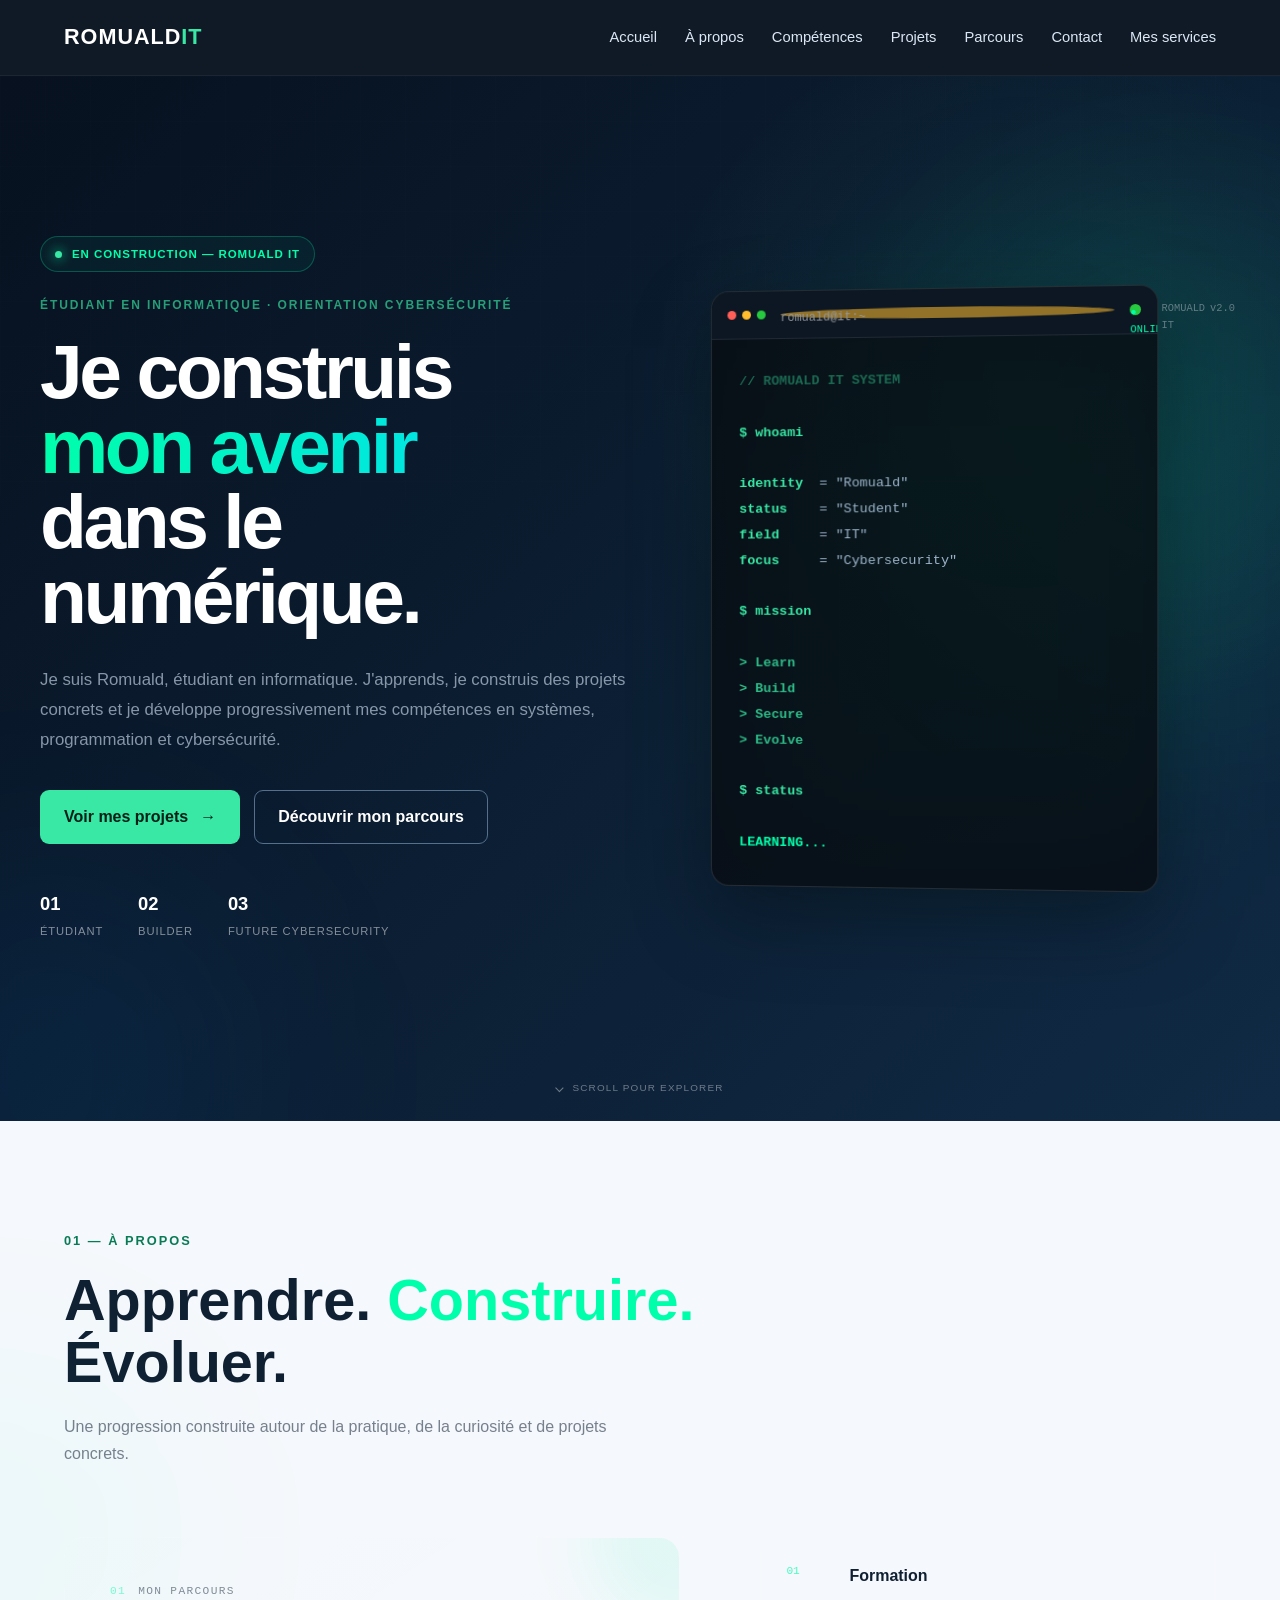
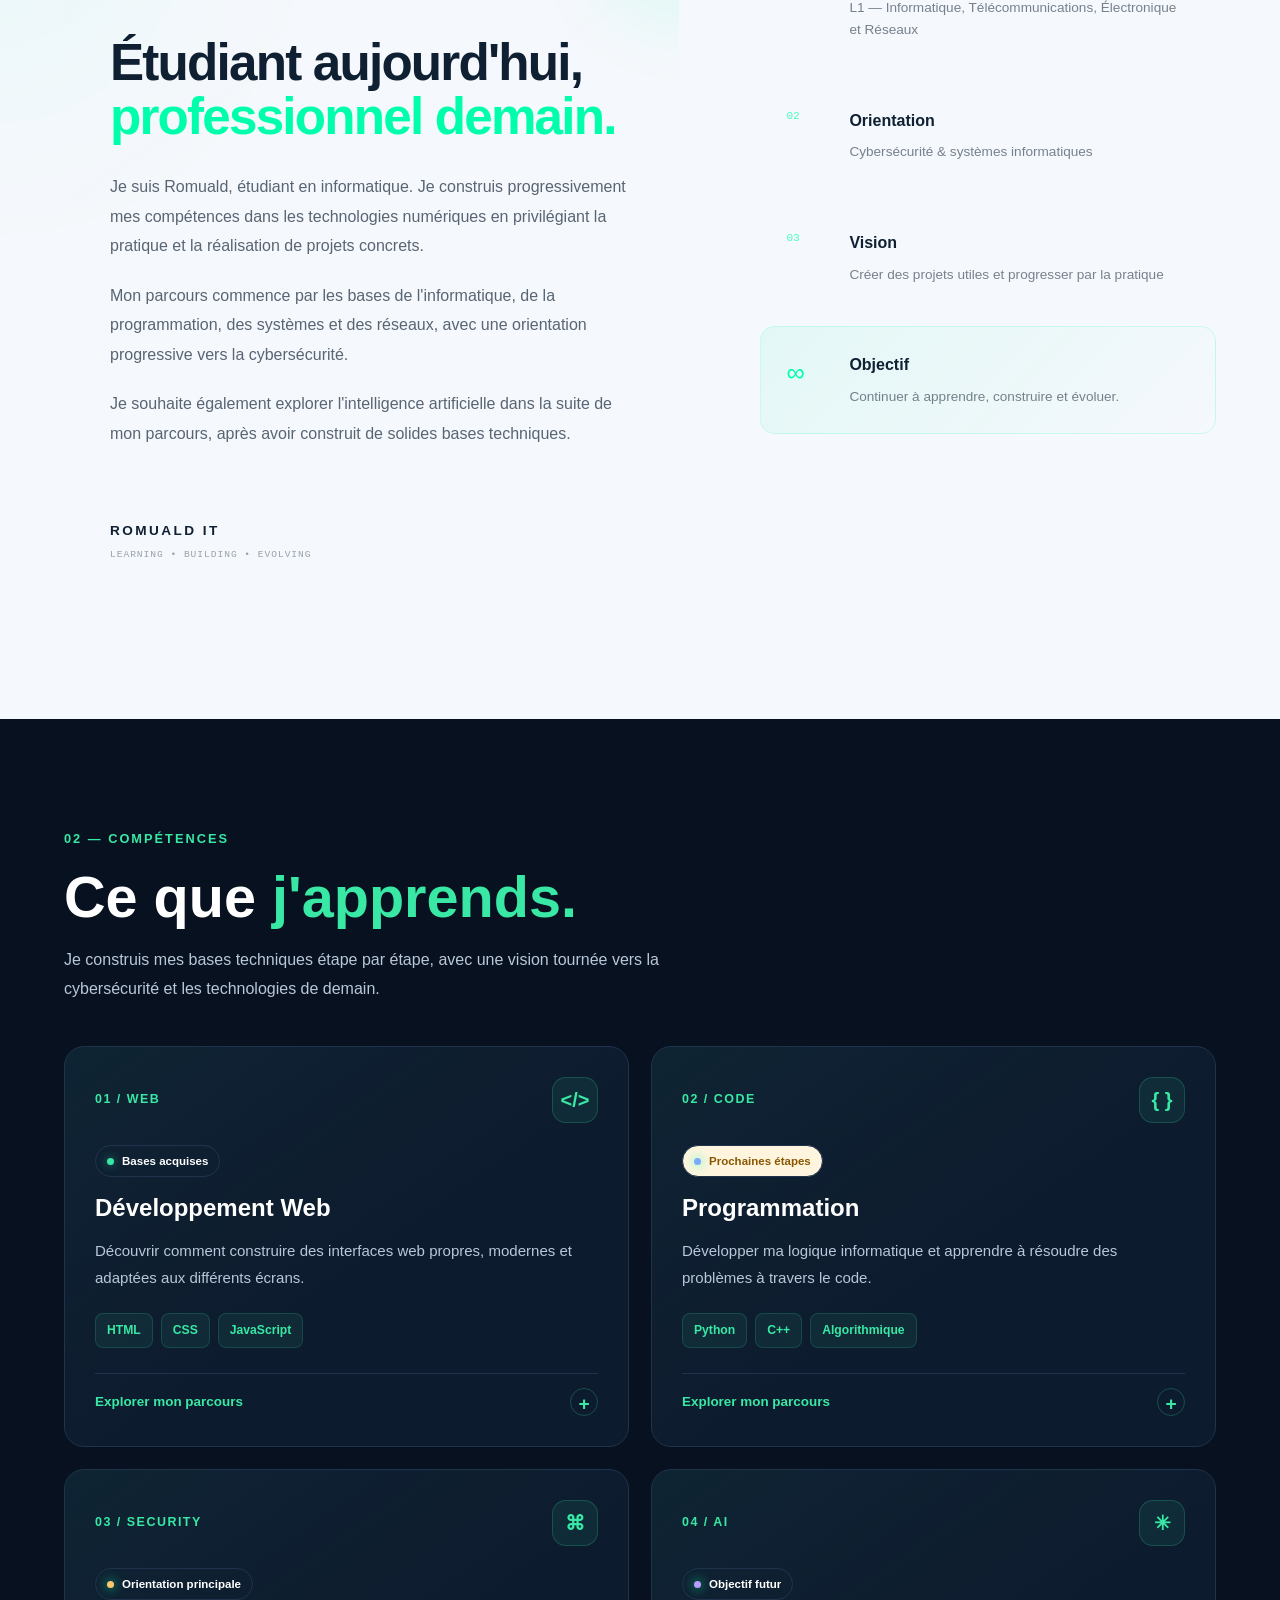
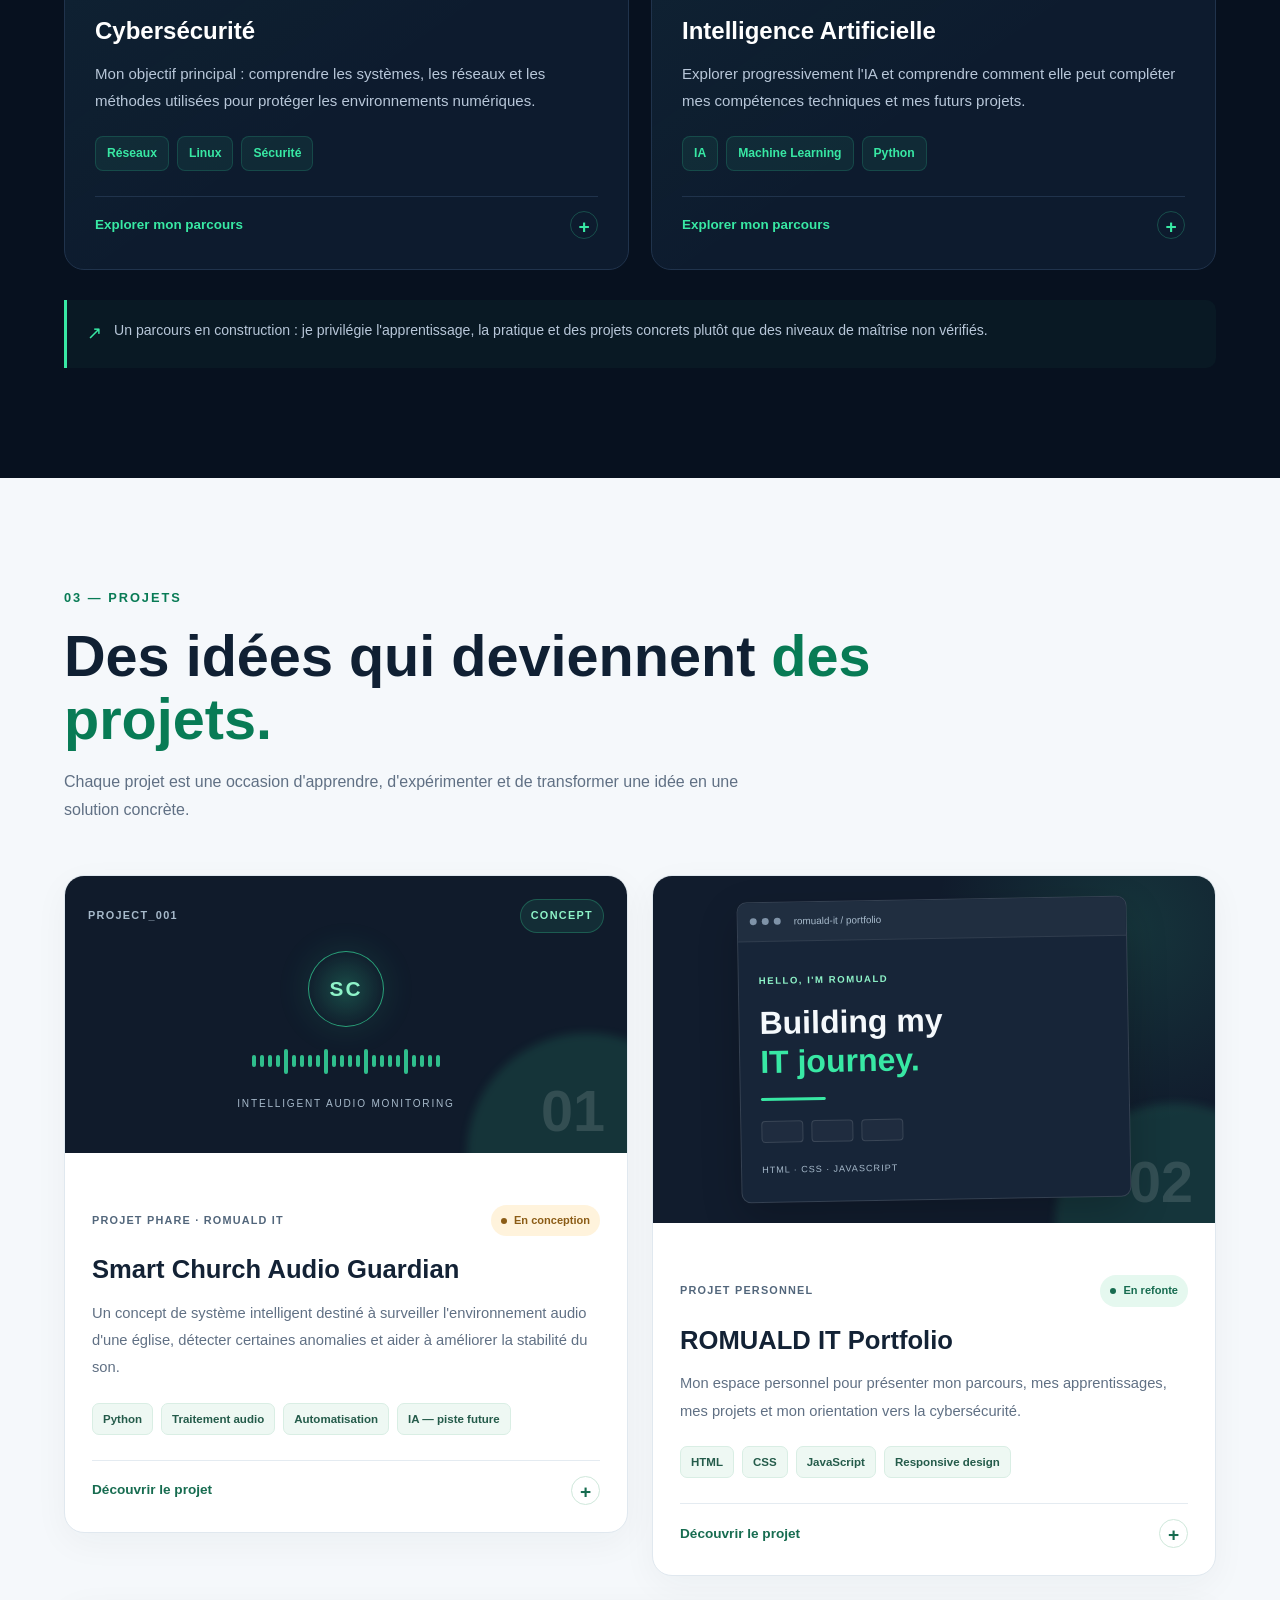
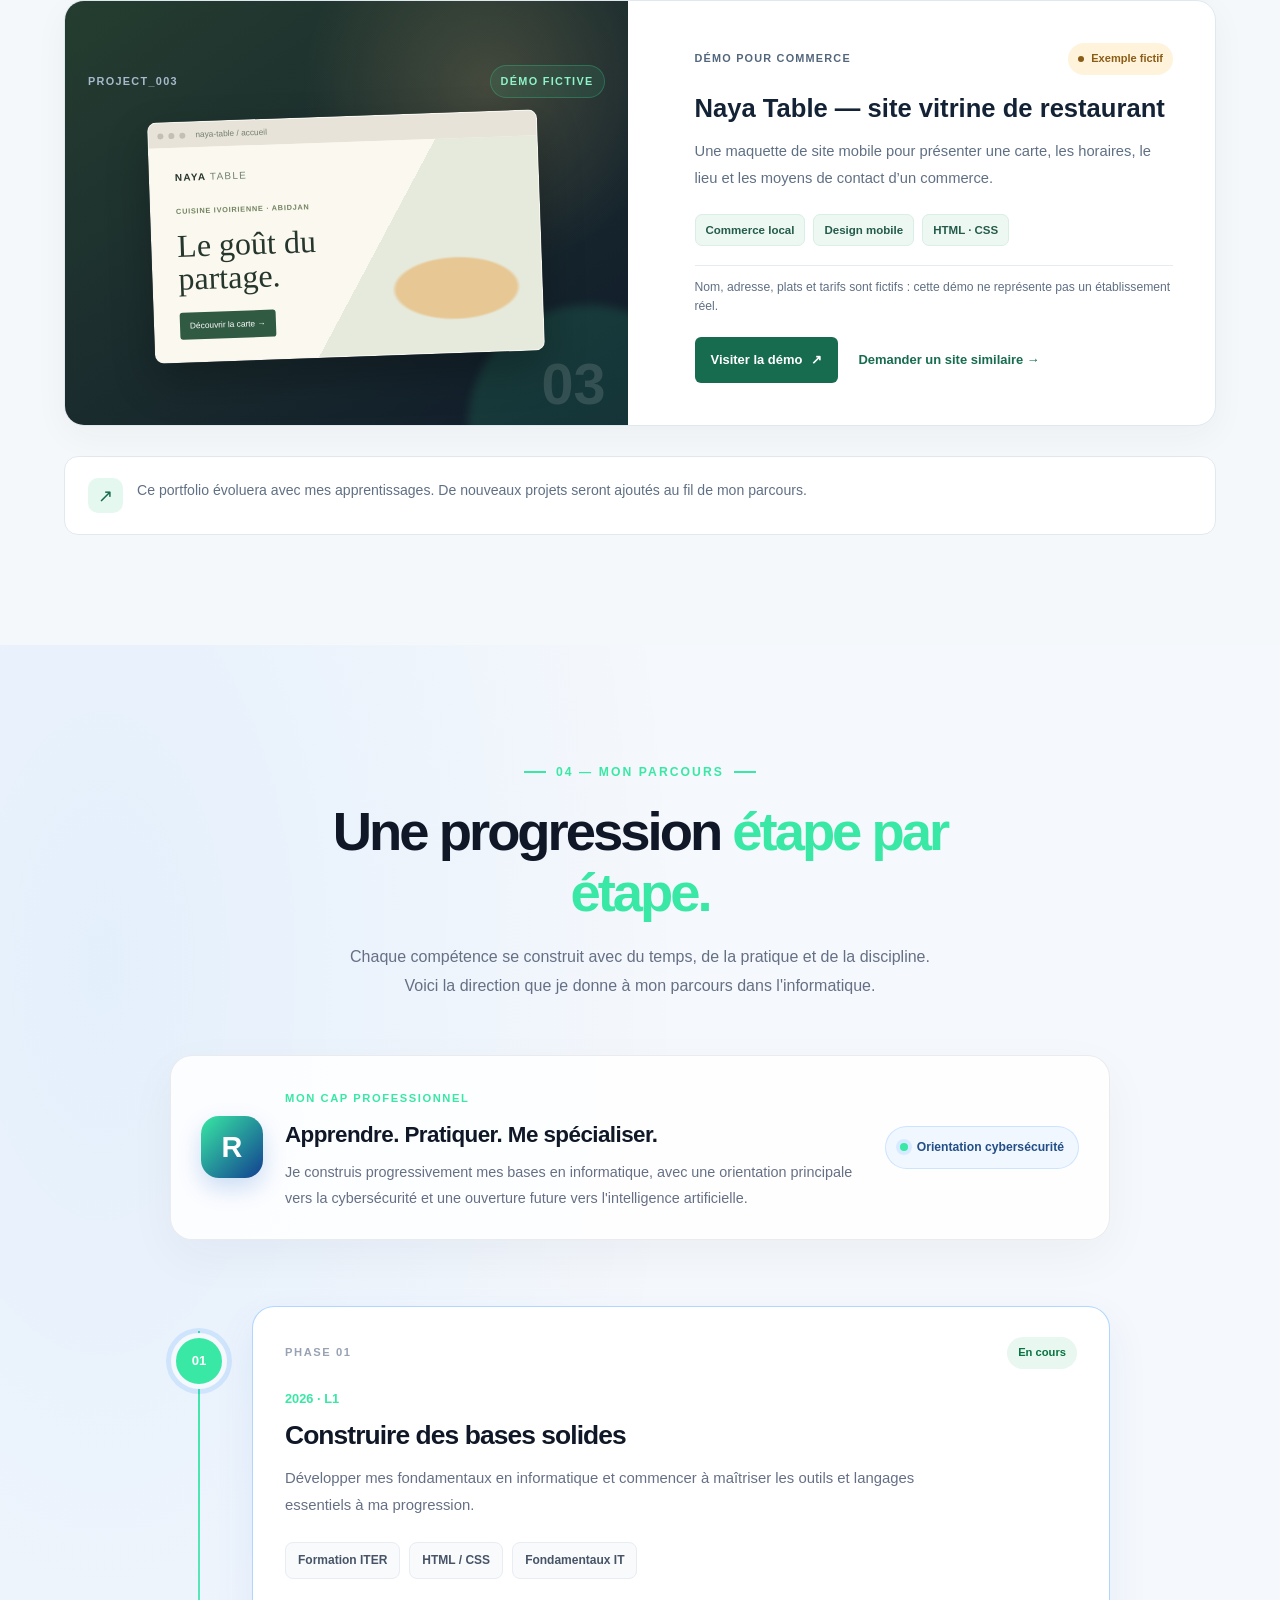
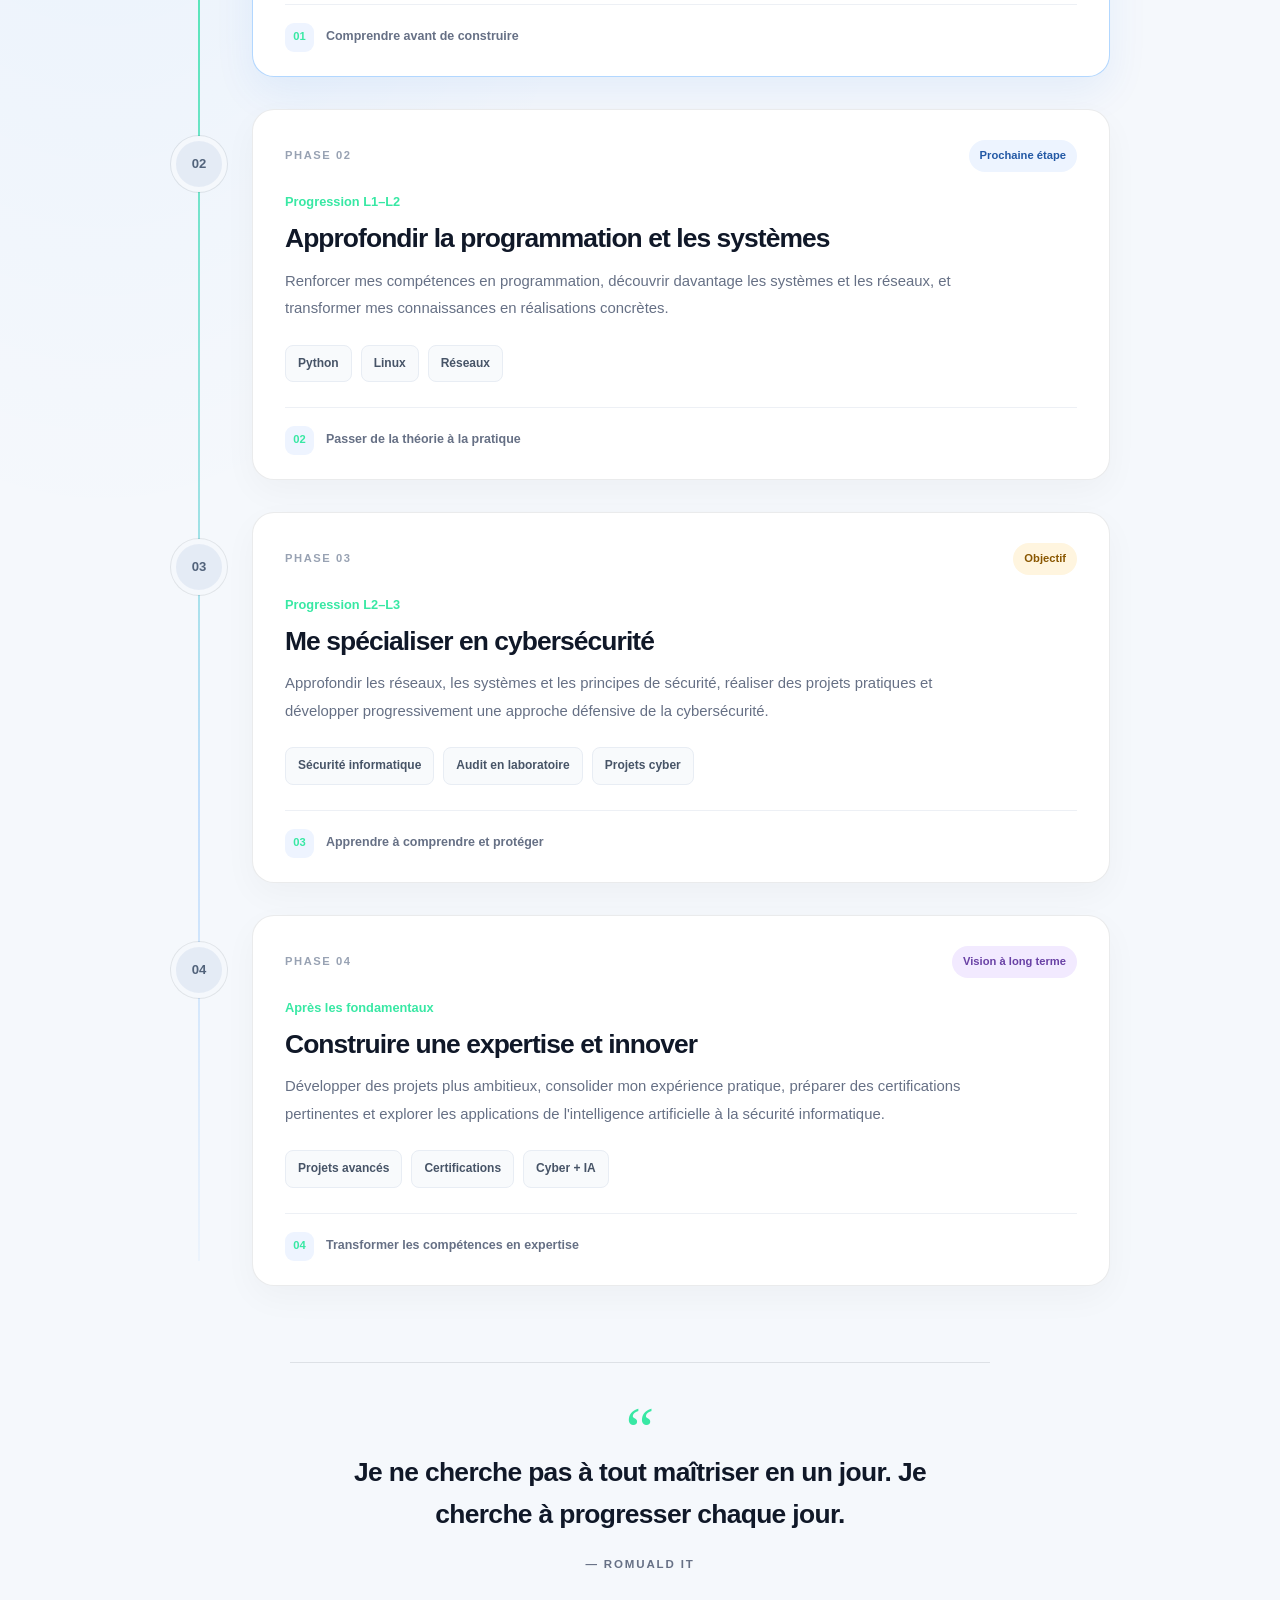
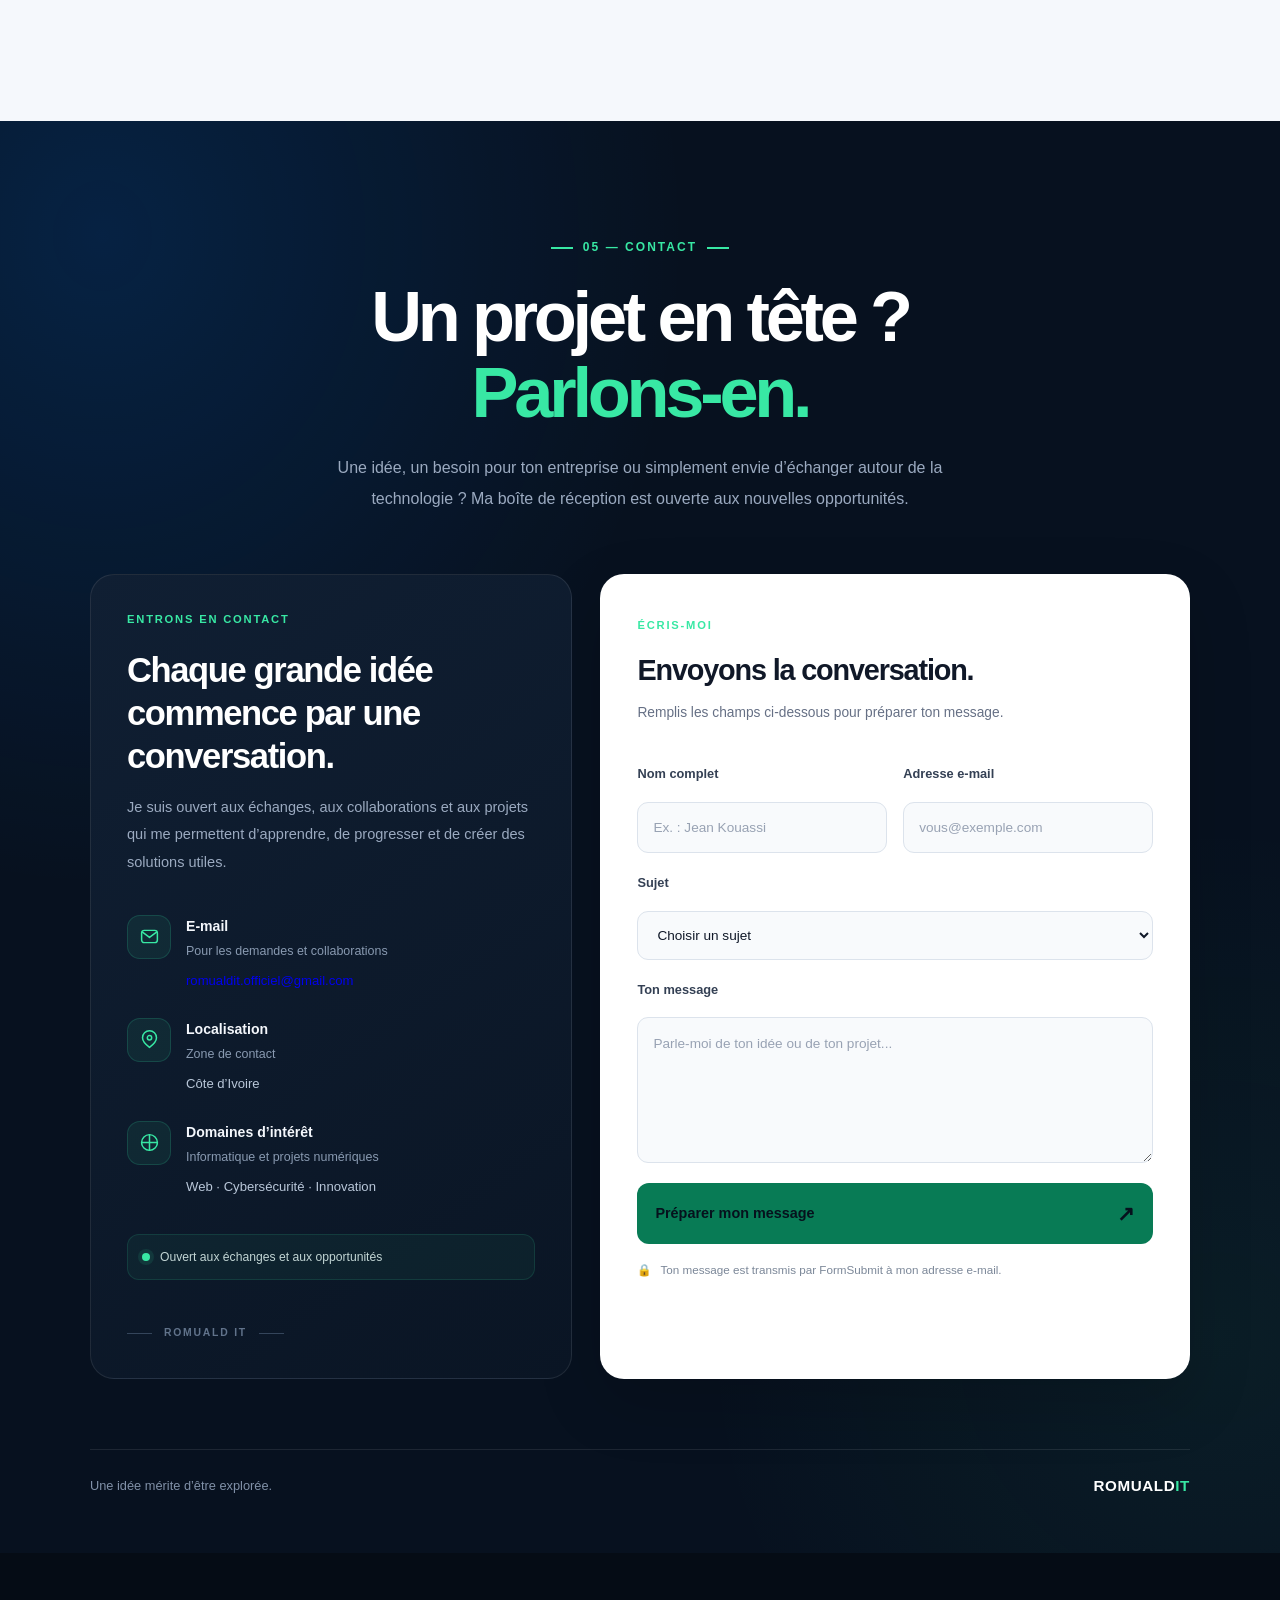
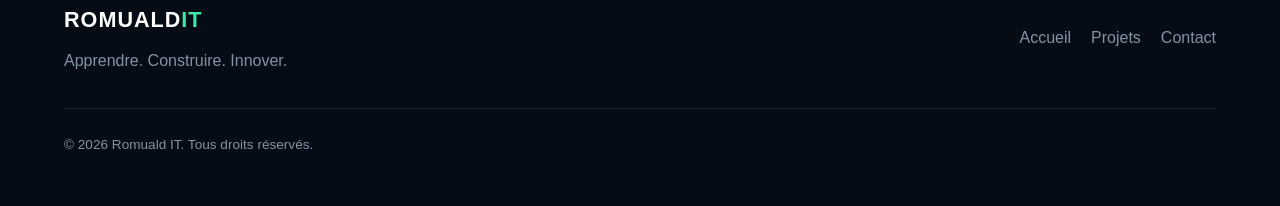
<file: index.html>
<!DOCTYPE html>
<html lang="fr">

<head>
    <meta charset="UTF-8">

    <meta name="viewport" content="width=device-width, initial-scale=1.0">

    <meta name="description"
        content="Portfolio de Romuald IT, étudiant en informatique passionné par le développement et la cybersécurité.">

    <meta name="author" content="Romuald IT">
    <link rel="canonical" href="https://romualdit.netlify.app/">

    <title>Romuald IT | Portfolio</title>

    <link rel="stylesheet" href="style.css?v=4">
    <link rel="icon" type="image/svg+xml" href="favicon.svg">
</head>

<body>

    <!-- =====================================================
         HEADER / NAVIGATION
    ======================================================-->

    <header class="header">

        <div class="container nav-container">

            <a href="#home" class="logo">
                ROMUALD<span>IT</span>
            </a>

            <nav class="navbar" id="navbar">

                <a href="#home">Accueil</a>

                <a href="#about">À propos</a>

                <a href="#skills">Compétences</a>

                <a href="#projects">Projets</a>

                <a href="#journey">Parcours</a>

                <a href="#contact">Contact</a>
               
                <a href="Web-creation.html">Mes services</a>

            </nav>

            <button type="button" class="menu-button" id="menuButton" aria-label="Ouvrir le menu" aria-controls="navbar" aria-expanded="false">
                ☰
            </button>

        </div>

    </header>


    <!-- =====================================================
         HERO / ACCUEIL
    ====================================================== -->

    <main>
<section class="hero" id="home">

    <div class="hero-grid"></div>

    <div class="container hero-container">

        <!-- CONTENU PRINCIPAL -->
        <div class="hero-content">

            <div class="hero-badge">
                <span class="status-dot"></span>
                EN CONSTRUCTION — ROMUALD IT
            </div>

            <p class="hero-small-title">
                ÉTUDIANT EN INFORMATIQUE · ORIENTATION CYBERSÉCURITÉ
            </p>

            <h1>
                Je construis
                <span>mon avenir</span>
                dans le numérique.
            </h1>

            <p class="hero-description">
                Je suis Romuald, étudiant en informatique.
                J'apprends, je construis des projets concrets
                et je développe progressivement mes compétences
                en systèmes, programmation et cybersécurité.
            </p>

            <div class="hero-buttons">

                <a href="#projects" class="button button-primary">
                    Voir mes projets
                    <span>→</span>
                </a>

                <a href="#about" class="button button-secondary">
                    Découvrir mon parcours
                </a>

            </div>

            <div class="hero-meta">

                <div>
                    <strong>01</strong>
                    <span>Étudiant</span>
                </div>

                <div>
                    <strong>02</strong>
                    <span>Builder</span>
                </div>

                <div>
                    <strong>03</strong>
                    <span>Future Cybersecurity</span>
                </div>

            </div>

        </div>


        <!-- TERMINAL -->
        <div class="hero-visual">

            <div class="terminal-glow"></div>

            <div class="terminal">

                <div class="terminal-header">

                    <div class="terminal-dots">
                        <span></span>
                        <span></span>
                        <span></span>
                    </div>

                    <span class="terminal-title">
                        romuald@it:~
                    </span>

                    <span class="terminal-status">
                        ● ONLINE
                    </span>

                </div>

                <div class="terminal-body">

<pre><span class="terminal-comment">// ROMUALD IT SYSTEM</span>

<span class="terminal-command">$ whoami</span>

<span class="terminal-key">identity</span>  = "Romuald"
<span class="terminal-key">status</span>    = "Student"
<span class="terminal-key">field</span>     = "IT"
<span class="terminal-key">focus</span>     = "Cybersecurity"

<span class="terminal-command">$ mission</span>

<span class="terminal-value">> Learn</span>
<span class="terminal-value">> Build</span>
<span class="terminal-value">> Secure</span>
<span class="terminal-value">> Evolve</span>

<span class="terminal-command">$ status</span>

<span id="terminalStatus">BUILDING...</span></pre>

                </div>

            </div>

            <div class="terminal-label">
                <span>ROMUALD IT</span>
                <span>v2.0</span>
            </div>

        </div>

    </div>

    <div class="hero-scroll">
        <span></span>
        SCROLL POUR EXPLORER
    </div>

</section>

        <!-- =====================================================
             ABOUT
        ====================================================== -->
        <section class="section about" id="about">

    <div class="container">

        <div class="section-heading about-heading">

            <p class="section-number">
                01 — À PROPOS
            </p>

            <h2>
                Apprendre.
                <span>Construire.</span>
                Évoluer.
            </h2>

            <p class="section-intro">
                Une progression construite autour de la pratique,
                de la curiosité et de projets concrets.
            </p>

        </div>


        <div class="about-v2-grid">

            <!-- TEXTE -->
            <div class="about-main">

                <div class="about-label">
                    <span>01</span>
                    MON PARCOURS
                </div>

                <h3>
                    Étudiant aujourd'hui,
                    <span>professionnel demain.</span>
                </h3>

                <p>
                    Je suis Romuald, étudiant en informatique.
                    Je construis progressivement mes compétences
                    dans les technologies numériques en privilégiant
                    la pratique et la réalisation de projets concrets.
                </p>

                <p>
                    Mon parcours commence par les bases de
                    l'informatique, de la programmation, des systèmes
                    et des réseaux, avec une orientation progressive
                    vers la cybersécurité.
                </p>

                <p>
                    Je souhaite également explorer l'intelligence
                    artificielle dans la suite de mon parcours,
                    après avoir construit de solides bases techniques.
                </p>

                <div class="about-signature">
                    <span>ROMUALD IT</span>
                    <small>LEARNING • BUILDING • EVOLVING</small>
                </div>

            </div>


            <!-- INFOS -->
            <div class="about-side">

                <div class="about-info-card">

                    <span class="about-card-number">01</span>

                    <div>
                        <strong>Formation</strong>
                        <p>L1 — Informatique, Télécommunications, Électronique et Réseaux</p>
                    </div>

                </div>


                <div class="about-info-card">

                    <span class="about-card-number">02</span>

                    <div>
                        <strong>Orientation</strong>
                        <p>Cybersécurité & systèmes informatiques</p>
                    </div>

                </div>


                <div class="about-info-card">

                    <span class="about-card-number">03</span>

                    <div>
                        <strong>Vision</strong>
                        <p>Créer des projets utiles et progresser par la pratique</p>
                    </div>

                </div>


                <div class="about-info-card about-highlight">

                    <span class="about-card-symbol">∞</span>

                    <div>
                        <strong>Objectif</strong>
                        <p>Continuer à apprendre, construire et évoluer.</p>
                    </div>

                </div>

            </div>

        </div>

    </div>

</section>

        
<!-- =====================================================
     02 — COMPÉTENCES
====================================================== -->

<section class="section skills-section" id="skills">

    <div class="container">

        <div class="section-heading">
            <p class="section-number">02 — COMPÉTENCES</p>

            <h2>
                Ce que
                <span>j'apprends.</span>
            </h2>

            <p class="skills-intro">
                Je construis mes bases techniques étape par étape,
                avec une vision tournée vers la cybersécurité
                et les technologies de demain.
            </p>
        </div>

        <div class="skills-grid">

            <!-- 01 — WEB -->
            <article class="skill-card skill-card-web">

                <div class="skill-card-top">
                    <span class="skill-number">01 / WEB</span>
                    <span class="skill-icon" aria-hidden="true">&lt;/&gt;</span>
                </div>

                <span class="skill-status status-learning">
                    <span class="status-dot"></span>
                    Bases acquises
                </span>

                <h3>Développement Web</h3>

                <p>
                    Découvrir comment construire des interfaces web
                    propres, modernes et adaptées aux différents écrans.
                </p>

                <div class="skill-tags">
                    <span>HTML</span>
                    <span>CSS</span>
                    <span>JavaScript</span>
                </div>

                <div class="skill-details" id="skill-details-web" hidden>
                    <h4>Mon parcours</h4>
                    <ul>
                        
<li><strong>HTML :</strong> bases acquises et mises en pratique pour structurer des pages web.</li>
<li><strong>CSS :</strong> bases acquises et mises en pratique pour concevoir et styliser des interfaces web.</li>
<li><strong>JavaScript :</strong> bases acquises et mises en pratique pour ajouter de l’interactivité aux pages web.</li>

                    </ul>
                </div>

                <button
                    class="skill-toggle"
                    type="button"
                    aria-expanded="false"
                    aria-controls="skill-details-web">
                    Explorer mon parcours
                    <span class="toggle-icon" aria-hidden="true">+</span>
                </button>

            </article>


            <!-- 02 — PROGRAMMATION -->
            <article class="skill-card skill-card-programming">

                <div class="skill-card-top">
                    <span class="skill-number">02 / CODE</span>
                    <span class="skill-icon" aria-hidden="true">{ }</span>
                </div>

                <span class="skill-status status-planned">
                    <span class="status-dot"></span>
                    Prochaines étapes
                </span>

                <h3>Programmation</h3>

                <p>
                    Développer ma logique informatique et apprendre
                    à résoudre des problèmes à travers le code.
                </p>

                <div class="skill-tags">
                    <span>Python</span>
                    <span>C++</span>
                    <span>Algorithmique</span>
                </div>

                <div class="skill-details" id="skill-details-programming" hidden>
                    <h4>Mon parcours</h4>
                    <ul>
                        <li><strong>Python :</strong> apprendre les fondamentaux.</li>
                        <li><strong>Algorithmique :</strong> comprendre la logique des solutions.</li>
                        <li><strong>C++ :</strong> explorer la programmation plus bas niveau.</li>
                    </ul>
                </div>

                <button
                    class="skill-toggle"
                    type="button"
                    aria-expanded="false"
                    aria-controls="skill-details-programming">
                    Explorer mon parcours
                    <span class="toggle-icon" aria-hidden="true">+</span>
                </button>

            </article>


            <!-- 03 — CYBERSÉCURITÉ -->
            <article class="skill-card skill-card-cyber">

                <div class="skill-card-top">
                    <span class="skill-number">03 / SECURITY</span>
                    <span class="skill-icon" aria-hidden="true">⌘</span>
                </div>

                <span class="skill-status status-goal">
                    <span class="status-dot"></span>
                    Orientation principale
                </span>

                <h3>Cybersécurité</h3>

                <p>
                    Mon objectif principal : comprendre les systèmes,
                    les réseaux et les méthodes utilisées pour
                    protéger les environnements numériques.
                </p>

                <div class="skill-tags">
                    <span>Réseaux</span>
                    <span>Linux</span>
                    <span>Sécurité</span>
                </div>

                <div class="skill-details" id="skill-details-cyber" hidden>
                    <h4>Mon parcours</h4>
                    <ul>
                        <li><strong>Réseaux :</strong> comprendre les communications.</li>
                        <li><strong>Systèmes :</strong> découvrir Linux et son fonctionnement.</li>
                        <li><strong>Sécurité :</strong> étudier les vulnérabilités et les protections.</li>
                    </ul>
                    <p class="skill-note">
                        Objectif : acquérir des bases solides avant de me spécialiser.
                    </p>
                </div>

                <button
                    class="skill-toggle"
                    type="button"
                    aria-expanded="false"
                    aria-controls="skill-details-cyber">
                    Explorer mon parcours
                    <span class="toggle-icon" aria-hidden="true">+</span>
                </button>

            </article>


            <!-- 04 — INTELLIGENCE ARTIFICIELLE -->
            <article class="skill-card skill-card-ai">

                <div class="skill-card-top">
                    <span class="skill-number">04 / AI</span>
                    <span class="skill-icon" aria-hidden="true">✳</span>
                </div>

                <span class="skill-status status-future">
                    <span class="status-dot"></span>
                    Objectif futur
                </span>

                <h3>Intelligence Artificielle</h3>

                <p>
                    Explorer progressivement l'IA et comprendre
                    comment elle peut compléter mes compétences
                    techniques et mes futurs projets.
                </p>

                <div class="skill-tags">
                    <span>IA</span>
                    <span>Machine Learning</span>
                    <span>Python</span>
                </div>

                <div class="skill-details" id="skill-details-ai" hidden>
                    <h4>Mon parcours</h4>
                    <ul>
                        <li><strong>Fondamentaux :</strong> consolider les bases en programmation.</li>
                        <li><strong>Concepts IA :</strong> comprendre les notions essentielles.</li>
                        <li><strong>Projets :</strong> expérimenter lorsque les bases seront acquises.</li>
                    </ul>
                </div>

                <button
                    class="skill-toggle"
                    type="button"
                    aria-expanded="false"
                    aria-controls="skill-details-ai">
                    Explorer mon parcours
                    <span class="toggle-icon" aria-hidden="true">+</span>
                </button>

            </article>

        </div>

        <p class="skills-disclaimer">
            <span aria-hidden="true">↗</span>
            Un parcours en construction : je privilégie l'apprentissage,
            la pratique et des projets concrets plutôt que des niveaux
            de maîtrise non vérifiés.
        </p>

    </div>

</section>

<!-- =====================================================
     03 — PROJETS
====================================================== -->

<section class="section projects" id="projects">

    <div class="container">

        <div class="section-heading">

            <p class="section-number">03 — PROJETS</p>

            <h2>
                Des idées qui deviennent
                <span>des projets.</span>
            </h2>

            <p class="projects-intro">
                Chaque projet est une occasion d'apprendre,
                d'expérimenter et de transformer une idée
                en une solution concrète.
            </p>

        </div>


        <div class="projects-grid">

            <!-- =========================================
                 PROJET 01 — SMART CHURCH AUDIO GUARDIAN
            ========================================== -->

            <article class="project-card project-featured">

                <div class="project-visual project-visual-audio">

                    <div class="project-visual-top">
                        <span class="project-code">PROJECT_001</span>
                        <span class="project-visual-status">
                            CONCEPT
                        </span>
                    </div>

                    <div class="audio-interface">

                        <div class="audio-orb">
                            <span>SC</span>
                        </div>

                        <div class="audio-wave" aria-hidden="true">
                            <i></i><i></i><i></i><i></i>
                            <i></i><i></i><i></i><i></i>
                            <i></i><i></i><i></i><i></i>
                            <i></i><i></i><i></i><i></i>
                            <i></i><i></i><i></i><i></i>
                            <i></i><i></i><i></i><i></i>
                        </div>

                        <p class="audio-label">
                            INTELLIGENT AUDIO MONITORING
                        </p>

                    </div>

                    <span class="project-visual-index">01</span>

                </div>


                <div class="project-content">

                    <div class="project-meta">
                        <span class="project-category">
                            PROJET PHARE · ROMUALD IT
                        </span>
                        <span class="project-status status-concept">
                            En conception
                        </span>
                    </div>

                    <h3>Smart Church Audio Guardian</h3>

                    <p class="project-description">
                        Un concept de système intelligent destiné
                        à surveiller l'environnement audio d'une église,
                        détecter certaines anomalies et aider à
                        améliorer la stabilité du son.
                    </p>

                    <div class="project-tags">
                        <span>Python</span>
                        <span>Traitement audio</span>
                        <span>Automatisation</span>
                        <span>IA — piste future</span>
                    </div>

                    <div
                        class="project-details"
                        id="project-details-audio"
                        hidden
                    >

                        <h4>Vision du projet</h4>

                        <p>
                            L'objectif est de concevoir progressivement
                            un système capable d'analyser certains
                            paramètres audio, de repérer des anomalies
                            et de proposer ou appliquer des corrections
                            adaptées lorsque cela sera techniquement possible.
                        </p>

                        <h4>Étapes envisagées</h4>

                        <ul>
                            <li>Étudier les problèmes audio courants.</li>
                            <li>Construire un premier prototype en Python.</li>
                            <li>Tester la détection d'anomalies sur des données audio.</li>
                            <li>Évaluer les possibilités de correction automatique.</li>
                        </ul>

                        <p class="project-honesty-note">
                            Projet en préparation : le système complet
                            n'est pas encore présenté comme opérationnel.
                        </p>

                    </div>

                    <button
                        class="project-toggle"
                        type="button"
                        aria-expanded="false"
                        aria-controls="project-details-audio"
                    >
                        <span class="project-toggle-label">
                            Découvrir le projet
                        </span>
                        <span class="project-toggle-icon" aria-hidden="true">+</span>
                    </button>

                </div>

            </article>


            <!-- =========================================
                 PROJET 02 — PORTFOLIO
            ========================================== -->

            <article class="project-card">

                <div class="project-visual project-visual-portfolio">

                    <div class="portfolio-window">

                        <div class="portfolio-window-bar">
                            <span></span>
                            <span></span>
                            <span></span>
                            <p>romuald-it / portfolio</p>
                        </div>

                        <div class="portfolio-window-content">

                            <span class="portfolio-mini-label">
                                HELLO, I'M ROMUALD
                            </span>

                            <div class="portfolio-mini-title">
                                Building my
                                <strong>IT journey.</strong>
                            </div>

                            <div class="portfolio-mini-line"></div>

                            <div class="portfolio-mini-blocks">
                                <span></span>
                                <span></span>
                                <span></span>
                            </div>

                            <div class="portfolio-mini-footer">
                                HTML · CSS · JAVASCRIPT
                            </div>

                        </div>

                    </div>

                    <span class="project-visual-index">02</span>

                </div>


                <div class="project-content">

                    <div class="project-meta">
                        <span class="project-category">
                            PROJET PERSONNEL
                        </span>
                        <span class="project-status status-progress">
                            En refonte
                        </span>
                    </div>

                    <h3>ROMUALD IT Portfolio</h3>

                    <p class="project-description">
                        Mon espace personnel pour présenter mon parcours,
                        mes apprentissages, mes projets et mon orientation
                        vers la cybersécurité.
                    </p>

                    <div class="project-tags">
                        <span>HTML</span>
                        <span>CSS</span>
                        <span>JavaScript</span>
                        <span>Responsive design</span>
                    </div>

                    <div
                        class="project-details"
                        id="project-details-portfolio"
                        hidden
                    >

                        <h4>Objectifs de la refonte</h4>

                        <ul>
                            <li>Créer une expérience visuelle cohérente.</li>
                            <li>Améliorer l'affichage sur mobile et ordinateur.</li>
                            <li>Présenter les projets avec transparence.</li>
                            <li>Faire évoluer le portfolio avec mon parcours.</li>
                        </ul>

                        <p class="project-honesty-note">
                            Version en cours d'amélioration.
                        </p>

                    </div>

                    <button
                        class="project-toggle"
                        type="button"
                        aria-expanded="false"
                        aria-controls="project-details-portfolio"
                    >
                        <span class="project-toggle-label">
                            Découvrir le projet
                        </span>
                        <span class="project-toggle-icon" aria-hidden="true">+</span>
                    </button>

                </div>

            </article>


            <!-- PROJET 03 — DÉMO COMMERCE FICTIVE -->
            <article class="project-card project-business-demo">
                <div class="project-visual project-visual-business">
                    <div class="project-visual-top">
                        <span class="project-code">PROJECT_003</span>
                        <span class="project-visual-status">DÉMO FICTIVE</span>
                    </div>
                    <div class="business-preview-window" aria-hidden="true">
                        <div class="business-preview-bar"><i></i><i></i><i></i><span>naya-table / accueil</span></div>
                        <div class="business-preview-body">
                            <span class="business-preview-brand">NAYA <b>TABLE</b></span>
                            <span class="business-preview-kicker">CUISINE IVOIRIENNE · ABIDJAN</span>
                            <strong>Le goût du partage.</strong>
                            <span class="business-preview-cta">Découvrir la carte →</span>
                        </div>
                    </div>
                    <span class="project-visual-index">03</span>
                </div>
                <div class="project-content">
                    <div class="project-meta">
                        <span class="project-category">DÉMO POUR COMMERCE</span>
                        <span class="project-status status-concept">Exemple fictif</span>
                    </div>
                    <h3>Naya Table — site vitrine de restaurant</h3>
                    <p class="project-description">
                        Une maquette de site mobile pour présenter une carte,
                        les horaires, le lieu et les moyens de contact d’un commerce.
                    </p>
                    <div class="project-tags">
                        <span>Commerce local</span>
                        <span>Design mobile</span>
                        <span>HTML · CSS</span>
                    </div>
                    <p class="project-honesty-note business-demo-note">
                        Nom, adresse, plats et tarifs sont fictifs : cette démo ne représente pas un établissement réel.
                    </p>
                    <div class="project-demo-actions">
                        <a class="project-demo-primary" href="demo-commerce.html">Visiter la démo <span aria-hidden="true">↗</span></a>
                        <a class="project-demo-secondary" href="Web-creation.html#contact-business">Demander un site similaire →</a>
                    </div>
                </div>
            </article>

        </div>


        <div class="projects-footer">

            <span class="projects-footer-icon" aria-hidden="true">↗</span>

            <p>
                Ce portfolio évoluera avec mes apprentissages.
                De nouveaux projets seront ajoutés au fil de mon parcours.
            </p>

        </div>

    </div>

</section>

 
<!-- =========================
     04 — PARCOURS V2
========================== -->
<section class="section journey journey-v2" id="journey">
  <div class="container">

    <div class="section-heading journey-heading">
      <span class="section-kicker">04 — MON PARCOURS</span>
      <h2>Une progression <span>étape par étape.</span></h2>
      <p>
        Chaque compétence se construit avec du temps, de la pratique
        et de la discipline. Voici la direction que je donne à mon parcours
        dans l'informatique.
      </p>
    </div>

    <div class="journey-intro">
      <div class="journey-intro-icon">
        <span>R</span>
      </div>

      <div class="journey-intro-text">
        <span class="journey-eyebrow">MON CAP PROFESSIONNEL</span>
        <h3>Apprendre. Pratiquer. Me spécialiser.</h3>
        <p>
          Je construis progressivement mes bases en informatique,
          avec une orientation principale vers la cybersécurité
          et une ouverture future vers l'intelligence artificielle.
        </p>
      </div>

      <div class="journey-focus">
        <span class="journey-focus-dot"></span>
        Orientation cybersécurité
      </div>
    </div>

    <div class="timeline timeline-v2">

      <!-- ÉTAPE 01 -->
      <article class="timeline-item journey-step is-current">
        <div class="timeline-marker">
          <span class="timeline-dot">01</span>
        </div>

        <div class="timeline-content journey-card">
          <div class="journey-card-top">
            <span class="journey-phase">PHASE 01</span>
            <span class="journey-status status-current">
              En cours
            </span>
          </div>

          <span class="journey-period">2026 · L1</span>

          <h3>Construire des bases solides</h3>

          <p>
            Développer mes fondamentaux en informatique et commencer
            à maîtriser les outils et langages essentiels à ma progression.
          </p>

          <div class="journey-tags">
            <span>Formation ITER</span>
            <span>HTML / CSS</span>
            <span>Fondamentaux IT</span>
          </div>

          <div class="journey-card-footer">
            <span class="journey-footer-icon">01</span>
            <span>Comprendre avant de construire</span>
          </div>
        </div>
      </article>

      <!-- ÉTAPE 02 -->
      <article class="timeline-item journey-step">
        <div class="timeline-marker">
          <span class="timeline-dot">02</span>
        </div>

        <div class="timeline-content journey-card">
          <div class="journey-card-top">
            <span class="journey-phase">PHASE 02</span>
            <span class="journey-status status-next">
              Prochaine étape
            </span>
          </div>

          <span class="journey-period">Progression L1–L2</span>

          <h3>Approfondir la programmation et les systèmes</h3>

          <p>
            Renforcer mes compétences en programmation, découvrir
            davantage les systèmes et les réseaux, et transformer
            mes connaissances en réalisations concrètes.
          </p>

          <div class="journey-tags">
            <span>Python</span>
            <span>Linux</span>
            <span>Réseaux</span>
          </div>

          <div class="journey-card-footer">
            <span class="journey-footer-icon">02</span>
            <span>Passer de la théorie à la pratique</span>
          </div>
        </div>
      </article>

      <!-- ÉTAPE 03 -->
      <article class="timeline-item journey-step">
        <div class="timeline-marker">
          <span class="timeline-dot">03</span>
        </div>

        <div class="timeline-content journey-card">
          <div class="journey-card-top">
            <span class="journey-phase">PHASE 03</span>
            <span class="journey-status status-planned">
              Objectif
            </span>
          </div>

          <span class="journey-period">Progression L2–L3</span>

          <h3>Me spécialiser en cybersécurité</h3>

          <p>
            Approfondir les réseaux, les systèmes et les principes
            de sécurité, réaliser des projets pratiques et développer
            progressivement une approche défensive de la cybersécurité.
          </p>

          <div class="journey-tags">
            <span>Sécurité informatique</span>
            <span>Audit en laboratoire</span>
            <span>Projets cyber</span>
          </div>

          <div class="journey-card-footer">
            <span class="journey-footer-icon">03</span>
            <span>Apprendre à comprendre et protéger</span>
          </div>
        </div>
      </article>

      <!-- ÉTAPE 04 -->
      <article class="timeline-item journey-step">
        <div class="timeline-marker">
          <span class="timeline-dot">04</span>
        </div>

        <div class="timeline-content journey-card">
          <div class="journey-card-top">
            <span class="journey-phase">PHASE 04</span>
            <span class="journey-status status-vision">
              Vision à long terme
            </span>
          </div>

          <span class="journey-period">Après les fondamentaux</span>

          <h3>Construire une expertise et innover</h3>

          <p>
            Développer des projets plus ambitieux, consolider mon
            expérience pratique, préparer des certifications pertinentes
            et explorer les applications de l'intelligence artificielle
            à la sécurité informatique.
          </p>

          <div class="journey-tags">
            <span>Projets avancés</span>
            <span>Certifications</span>
            <span>Cyber + IA</span>
          </div>

          <div class="journey-card-footer">
            <span class="journey-footer-icon">04</span>
            <span>Transformer les compétences en expertise</span>
          </div>
        </div>
      </article>

    </div>

    <div class="journey-closing">
      <span class="journey-closing-mark">“</span>
      <p>
        Je ne cherche pas à tout maîtriser en un jour.
        Je cherche à progresser chaque jour.
      </p>
      <span class="journey-closing-signature">— ROMUALD IT</span>
    </div>

  </div>
</section>

<!-- =========================
     05 — CONTACT V2
========================== -->
<section class="section contact contact-v2" id="contact">
  <div class="container">

    <div class="contact-heading">
      <span class="contact-kicker">05 — CONTACT</span>
      <h2>Un projet en tête ?<br /><span>Parlons-en.</span></h2>
      <p>
        Une idée, un besoin pour ton entreprise ou simplement envie
        d’échanger autour de la technologie ? Ma boîte de réception
        est ouverte aux nouvelles opportunités.
      </p>
    </div>

    <div class="contact-layout">

      <!-- COLONNE INFORMATIONS -->
      <aside class="contact-info">
        <span class="contact-label">ENTRONS EN CONTACT</span>

        <h3>Chaque grande idée commence par une conversation.</h3>

        <p class="contact-info-description">
          Je suis ouvert aux échanges, aux collaborations et aux projets
          qui me permettent d’apprendre, de progresser et de créer
          des solutions utiles.
        </p>

        <div class="contact-methods">

          <div class="contact-method">
            <span class="contact-method-icon" aria-hidden="true">
              <svg viewBox="0 0 24 24" fill="none">
                <rect x="3" y="5" width="18" height="14" rx="3"
                  stroke="currentColor" stroke-width="1.7"/>
                <path d="m4 7 8 6 8-6"
                  stroke="currentColor" stroke-width="1.7"
                  stroke-linecap="round" stroke-linejoin="round"/>
              </svg>
            </span>

            <div>
              <span class="contact-method-title">E-mail</span>
              <p>Pour les demandes et collaborations</p>
              <!-- Remplace par ton adresse e-mail réelle -->
              
<span class="contact-method-value">
  <a href="mailto:romualdit.officiel@gmail.com">
    romualdit.officiel@gmail.com
  </a>
</span>

</div>
          </div>

          <div class="contact-method">
            <span class="contact-method-icon" aria-hidden="true">
              <svg viewBox="0 0 24 24" fill="none">
                <path d="M20 10c0 5-8 11-8 11S4 15 4 10a8 8 0 1 1 16 0Z"
                  stroke="currentColor" stroke-width="1.7"/>
                <circle cx="12" cy="10" r="2.5"
                  stroke="currentColor" stroke-width="1.7"/>
              </svg>
            </span>

            <div>
              <span class="contact-method-title">Localisation</span>
              <p>Zone de contact</p>
              <span class="contact-method-value">Côte d’Ivoire</span>
            </div>
          </div>

          <div class="contact-method">
            <span class="contact-method-icon" aria-hidden="true">
              <svg viewBox="0 0 24 24" fill="none">
                <path d="M12 3v18M3 12h18"
                  stroke="currentColor" stroke-width="1.7"
                  stroke-linecap="round"/>
                <circle cx="12" cy="12" r="9"
                  stroke="currentColor" stroke-width="1.7"/>
              </svg>
            </span>

            <div>
              <span class="contact-method-title">Domaines d’intérêt</span>
              <p>Informatique et projets numériques</p>
              <span class="contact-method-value">
                Web · Cybersécurité · Innovation
              </span>
            </div>
          </div>

        </div>

        <div class="contact-availability">
          <span class="contact-availability-dot"></span>
          <span>Ouvert aux échanges et aux opportunités</span>
        </div>

        <div class="contact-decoration" aria-hidden="true">
          <span class="contact-decoration-line"></span>
          <span>ROMUALD IT</span>
          <span class="contact-decoration-line"></span>
        </div>
      </aside>

      <!-- FORMULAIRE -->
      <div class="contact-form-card">
        <div class="contact-form-heading">
          <span class="contact-form-step">ÉCRIS-MOI</span>
          <h3>Envoyons la conversation.</h3>
          <p>Remplis les champs ci-dessous pour préparer ton message.</p>
        </div>

        <form class="contact-form contact-form-v2" id="contactForm">

          <div class="contact-fields-row">
            <div class="form-group">
              <label for="name">Nom complet</label>
              <input
                type="text"
                id="name"
                name="name"
                placeholder="Ex. : Jean Kouassi"
                autocomplete="name"
                required
              />
            </div>

            <div class="form-group">
              <label for="email">Adresse e-mail</label>
              <input
                type="email"
                id="email"
                name="email"
                placeholder="vous@exemple.com"
                autocomplete="email"
                required
              />
            </div>
          </div>

          <div class="form-group">
            <label for="subject">Sujet</label>
            <select id="subject" name="subject" required>
              <option value="" disabled selected>
                Choisir un sujet
              </option>
              <option value="Création de site web">
                Création de site web
              </option>
              <option value="Refonte de site web">
                Refonte de site web
              </option>
              <option value="Collaboration ou partenariat">
                Collaboration ou partenariat
              </option>
              <option value="Échange autour de l'informatique">
                Échange autour de l’informatique
              </option>
              <option value="Autre demande">Autre demande</option>
            </select>
          </div>

          <div class="form-group">
            <label for="message">Ton message</label>
            <textarea
              id="message"
              name="message"
              rows="5"
              placeholder="Parle-moi de ton idée ou de ton projet..."
              required
            ></textarea>
          </div>

          <button type="submit" class="contact-submit">
            <span>Préparer mon message</span>
            <span class="contact-submit-arrow" aria-hidden="true">↗</span>
          </button>

          <p id="formMessage" class="form-message" role="status"
            aria-live="polite"></p>

          <p class="contact-form-note">
            <span aria-hidden="true">🔒</span>
            Ton message est transmis par FormSubmit à mon adresse e-mail.
          </p>

        </form>
      </div>

    </div>

    <div class="contact-bottom">
      <span>Une idée mérite d’être explorée.</span>
      <span class="contact-bottom-brand">ROMUALD<span>IT</span></span>
    </div>

  </div>
</section>

    <!-- =====================================================
         FOOTER
    ====================================================== -->

    <footer class="footer">

        <div class="container footer-container">

            <div>

                <a href="#home" class="logo">
                    ROMUALD<span>IT</span>
                </a>

                <p>
                    Apprendre. Construire. Innover.
                </p>

            </div>


            <div class="footer-links">

                <a href="#home">
                    Accueil
                </a>

                <a href="#projects">
                    Projets
                </a>

                <a href="#contact">
                    Contact
                </a>

            </div>


            <p class="copyright">
                © 2026 Romuald IT. Tous droits réservés.
            </p>

        </div>

    </footer>


    <!-- =====================================================
         JAVASCRIPT
         Le fichier JavaScript sera chargé ici.
    ====================================================== -->

    <script src="script.js"></script>

</body>

</html>
</file>
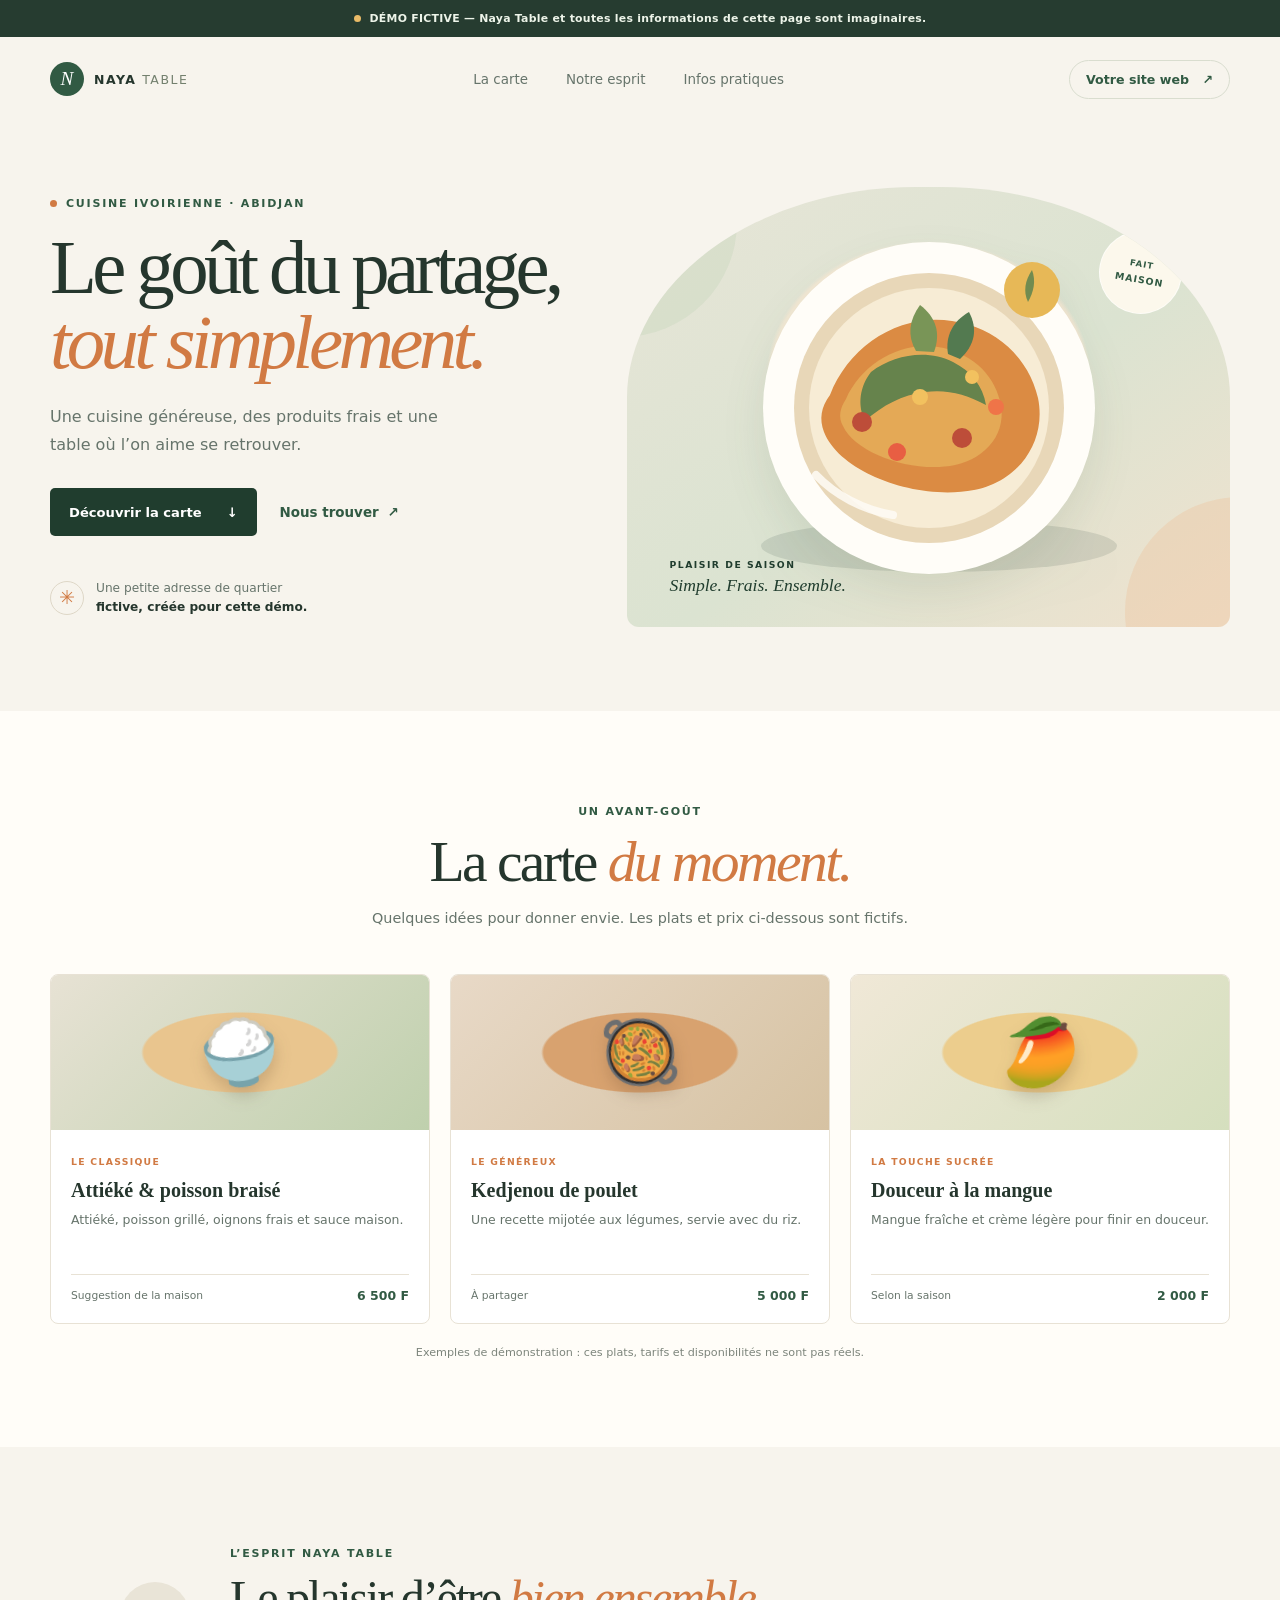
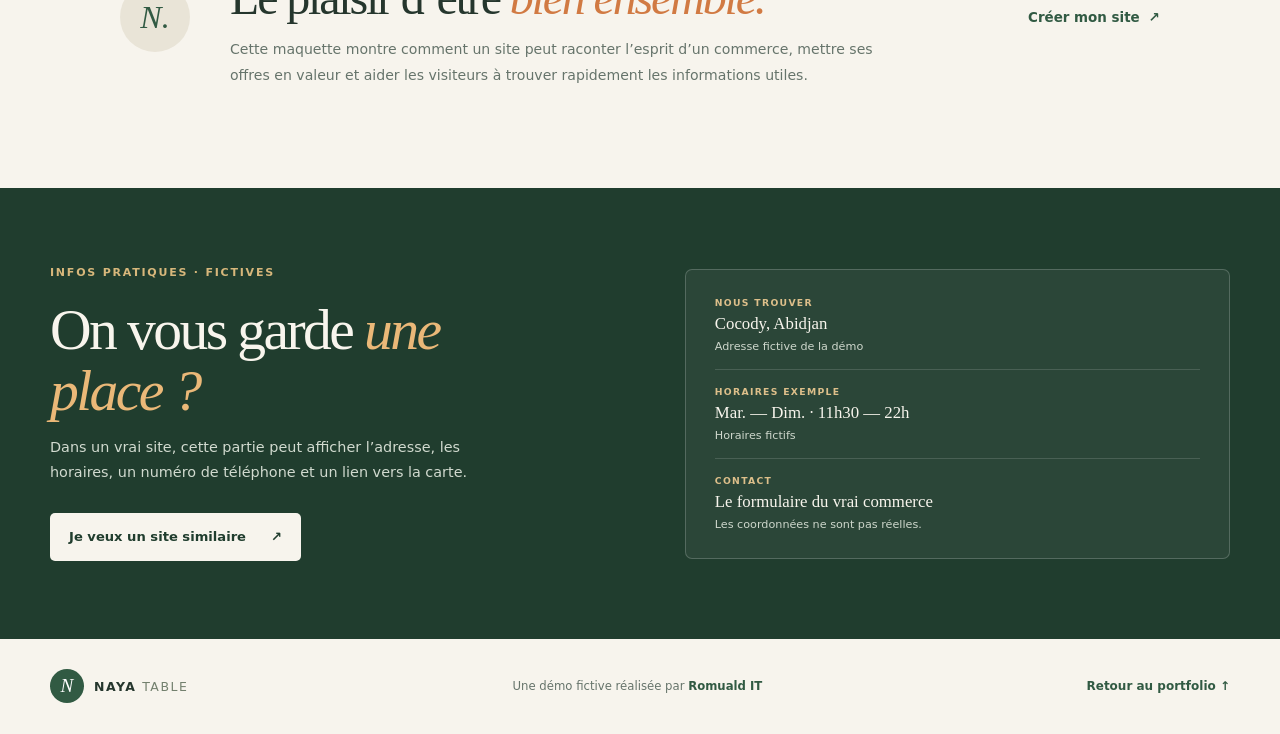
<file: demo-commerce.html>
<!DOCTYPE html>
<html lang="fr">
<head>
    <meta charset="UTF-8">
    <meta name="viewport" content="width=device-width, initial-scale=1">
    <meta name="description" content="Démo fictive d’un site vitrine mobile pour un restaurant, réalisée par Romuald IT.">
    <meta name="robots" content="noindex,follow">
    <meta name="theme-color" content="#f7f4ed">
    <title>Naya Table — démo fictive | Romuald IT</title>
    <link rel="stylesheet" href="demo-commerce.css">
    <link rel="icon" type="image/svg+xml" href="favicon.svg">
</head>
<body>
    <a class="skip-link" href="#main">Aller au contenu</a>
    <div class="demo-notice">
        <span class="demo-notice-dot" aria-hidden="true"></span>
        DÉMO FICTIVE — Naya Table et toutes les informations de cette page sont imaginaires.
    </div>
    <header class="demo-header">
        <a class="demo-logo" href="#top" aria-label="Naya Table, accueil"><span class="logo-mark" aria-hidden="true">N</span><span>NAYA <b>TABLE</b></span></a>
        <nav aria-label="Navigation principale">
            <a href="#carte">La carte</a>
            <a href="#maison">Notre esprit</a>
            <a href="#infos">Infos pratiques</a>
        </nav>
        <a class="header-cta" href="Web-creation.html#contact-business">Votre site web <span aria-hidden="true">↗</span></a>
    </header>

    <main id="main">
        <section class="demo-hero" id="top">
            <div class="hero-copy">
                <p class="eyebrow"><span></span> CUISINE IVOIRIENNE · ABIDJAN</p>
                <h1>Le goût du partage, <em>tout simplement.</em></h1>
                <p class="hero-description">Une cuisine généreuse, des produits frais et une table où l’on aime se retrouver.</p>
                <div class="hero-actions">
                    <a class="button button-dark" href="#carte">Découvrir la carte <span aria-hidden="true">↓</span></a>
                    <a class="text-link" href="#infos">Nous trouver <span aria-hidden="true">↗</span></a>
                </div>
                <div class="hero-note"><span class="note-icon" aria-hidden="true">✳</span><span>Une petite adresse de quartier<br><b>fictive, créée pour cette démo.</b></span></div>
            </div>
            <div class="hero-art" role="img" aria-label="Illustration d’un plat coloré inspiré de la cuisine ivoirienne">
                <div class="art-stamp">FAIT<br><b>MAISON</b></div>
                <svg class="food-illustration" viewBox="0 0 520 430" role="img" aria-label="Un plat coloré servi dans une assiette">
                    <ellipse cx="270" cy="354" rx="178" ry="26" fill="#263d30" opacity=".12"/>
                    <circle cx="260" cy="216" r="166" fill="#fffdf8"/>
                    <circle cx="260" cy="216" r="135" fill="#e8d7b8"/>
                    <circle cx="260" cy="216" r="120" fill="#f7ecd5"/>
                    <path d="M161 203c19-49 69-82 122-74 44 6 77 37 86 77 9 44-20 84-64 92-57 11-134-17-150-58-5-13-3-25 6-37Z" fill="#db8b43"/>
                    <path d="M177 207c15-34 53-58 92-52 31 5 55 25 62 54 8 31-13 57-45 64-42 9-100-12-112-39-5-9-3-18 3-27Z" fill="#e4a956"/>
                    <path d="M202 180c23-18 57-23 82-10 18 9 30 24 33 43-20-11-40-16-61-13-23 3-42 13-60 29-8-16-5-35 6-49Z" fill="#66834c"/>
                    <path d="M247 159c-9-15-7-31 4-46 16 12 21 28 14 47" fill="#799557"/>
                    <path d="M279 162c-3-18 5-33 21-42 9 17 6 33-9 47" fill="#537a50"/>
                    <circle cx="193" cy="230" r="10" fill="#bd4d39"/><circle cx="228" cy="260" r="9" fill="#e85e43"/>
                    <circle cx="293" cy="246" r="10" fill="#bd4d39"/><circle cx="327" cy="215" r="8" fill="#ef7448"/>
                    <circle cx="251" cy="205" r="8" fill="#f2c15f"/><circle cx="303" cy="185" r="7" fill="#f2c15f"/>
                    <path d="M147 283c19 20 47 35 77 40" fill="none" stroke="#fffdf8" stroke-width="8" stroke-linecap="round" opacity=".82"/>
                    <circle cx="363" cy="98" r="28" fill="#e7b857"/><path d="M363 78c-7 11-9 21-4 32 6-11 8-21 4-32Z" fill="#718b50"/>
                </svg>
                <div class="art-caption"><span>PLAISIR DE SAISON</span><b>Simple. Frais. Ensemble.</b></div>
            </div>
        </section>

        <section class="menu-section" id="carte">
            <div class="section-heading">
                <p class="eyebrow">UN AVANT-GOÛT</p>
                <h2>La carte <em>du moment.</em></h2>
                <p>Quelques idées pour donner envie. Les plats et prix ci-dessous sont fictifs.</p>
            </div>
            <div class="menu-grid">
                <article class="menu-card">
                    <div class="dish-art dish-one" aria-hidden="true"><span>🍚</span></div>
                    <div class="dish-details"><span class="dish-type">LE CLASSIQUE</span><h3>Attiéké & poisson braisé</h3><p>Attiéké, poisson grillé, oignons frais et sauce maison.</p><div class="dish-footer"><span>Suggestion de la maison</span><b>6 500 F</b></div></div>
                </article>
                <article class="menu-card">
                    <div class="dish-art dish-two" aria-hidden="true"><span>🥘</span></div>
                    <div class="dish-details"><span class="dish-type">LE GÉNÉREUX</span><h3>Kedjenou de poulet</h3><p>Une recette mijotée aux légumes, servie avec du riz.</p><div class="dish-footer"><span>À partager</span><b>5 000 F</b></div></div>
                </article>
                <article class="menu-card">
                    <div class="dish-art dish-three" aria-hidden="true"><span>🥭</span></div>
                    <div class="dish-details"><span class="dish-type">LA TOUCHE SUCRÉE</span><h3>Douceur à la mangue</h3><p>Mangue fraîche et crème légère pour finir en douceur.</p><div class="dish-footer"><span>Selon la saison</span><b>2 000 F</b></div></div>
                </article>
            </div>
            <p class="menu-disclaimer">Exemples de démonstration : ces plats, tarifs et disponibilités ne sont pas réels.</p>
        </section>

        <section class="story-section" id="maison">
            <div class="story-mark" aria-hidden="true">N.</div>
            <div><p class="eyebrow">L’ESPRIT NAYA TABLE</p><h2>Le plaisir d’être <em>bien ensemble.</em></h2><p>Cette maquette montre comment un site peut raconter l’esprit d’un commerce, mettre ses offres en valeur et aider les visiteurs à trouver rapidement les informations utiles.</p></div>
            <a class="text-link" href="Web-creation.html#contact-business">Créer mon site <span aria-hidden="true">↗</span></a>
        </section>

        <section class="info-section" id="infos">
            <div class="info-copy"><p class="eyebrow">INFOS PRATIQUES · FICTIVES</p><h2>On vous garde <em>une place ?</em></h2><p>Dans un vrai site, cette partie peut afficher l’adresse, les horaires, un numéro de téléphone et un lien vers la carte.</p><a class="button button-light" href="Web-creation.html#contact-business">Je veux un site similaire <span aria-hidden="true">↗</span></a></div>
            <div class="info-card"><div><span>NOUS TROUVER</span><b>Cocody, Abidjan</b><small>Adresse fictive de la démo</small></div><div><span>HORAIRES EXEMPLE</span><b>Mar. — Dim. · 11h30 — 22h</b><small>Horaires fictifs</small></div><div><span>CONTACT</span><b>Le formulaire du vrai commerce</b><small>Les coordonnées ne sont pas réelles.</small></div></div>
        </section>
    </main>

    <footer class="demo-footer"><a class="demo-logo" href="#top"><span class="logo-mark" aria-hidden="true">N</span><span>NAYA <b>TABLE</b></span></a><p>Une démo fictive réalisée par <a href="index.html#projects">Romuald IT</a></p><a class="footer-back" href="index.html#projects">Retour au portfolio ↑</a></footer>
</body>
</html>
</file>
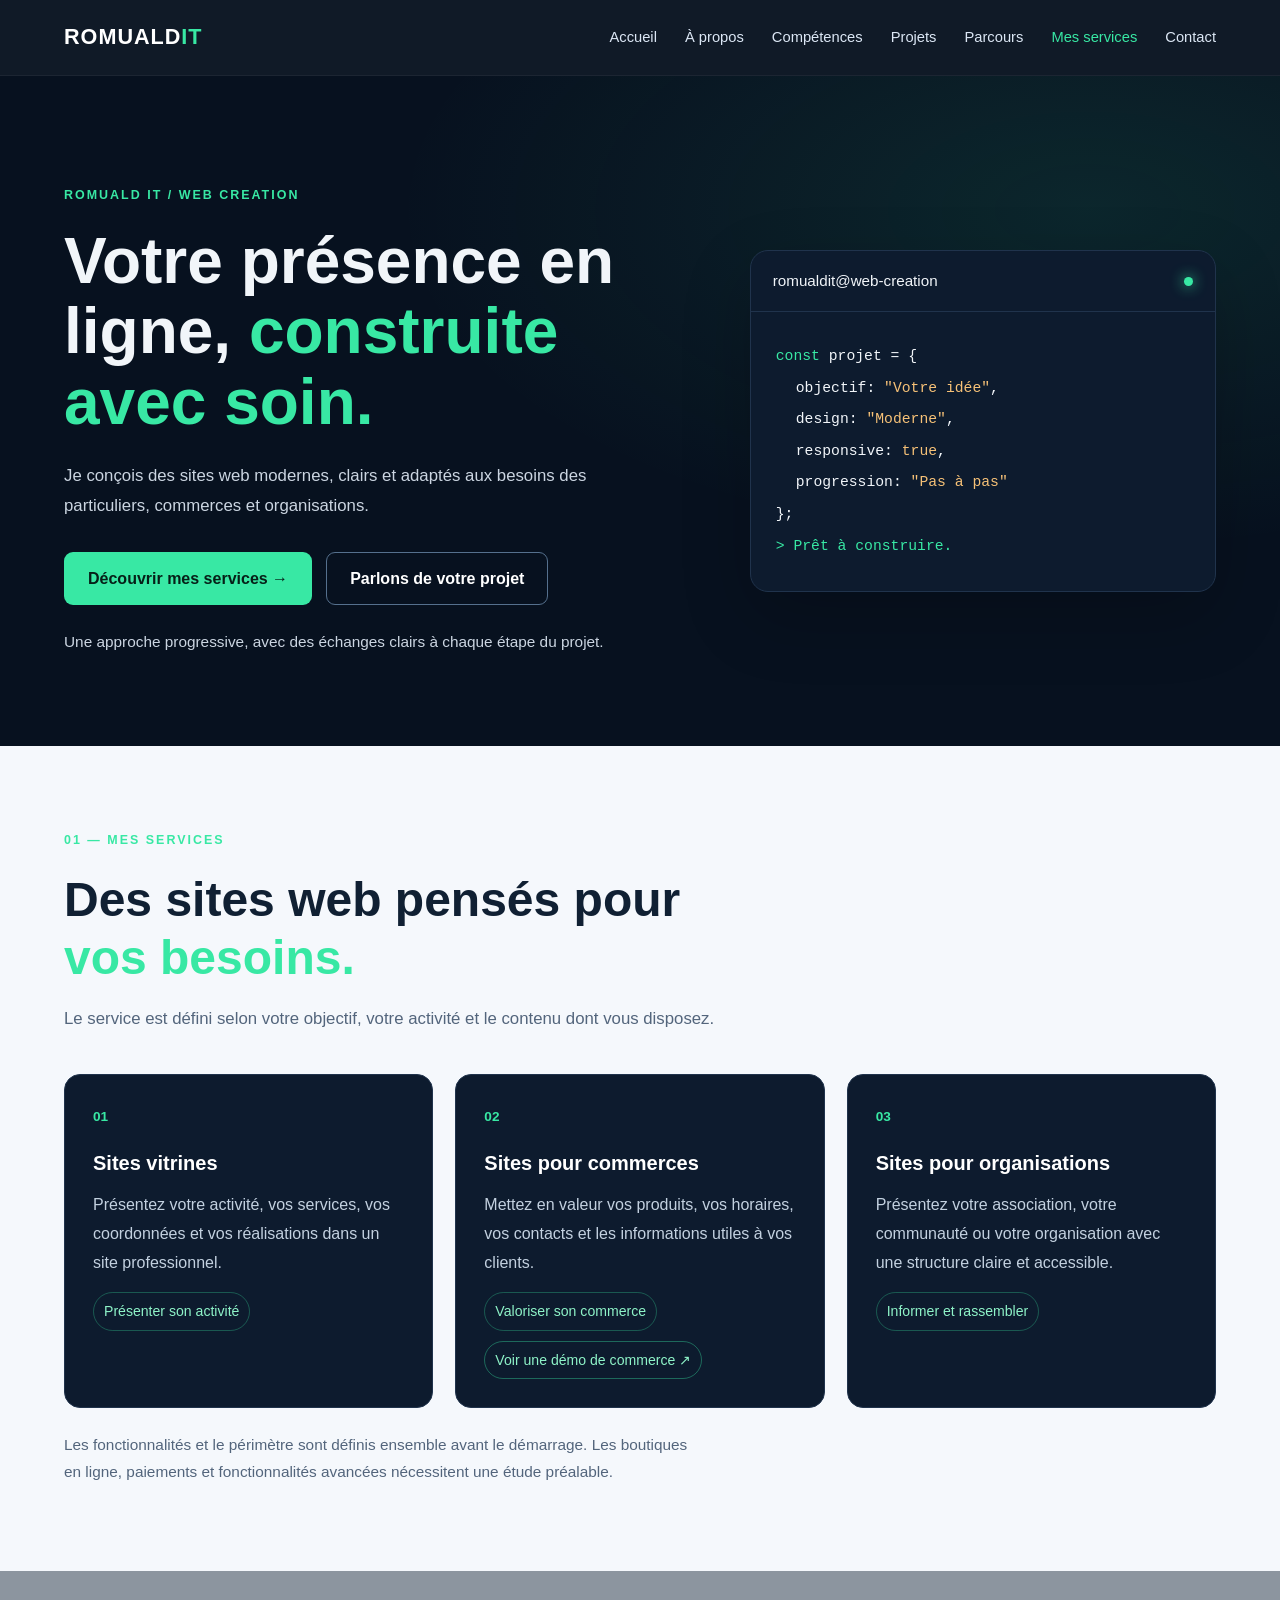
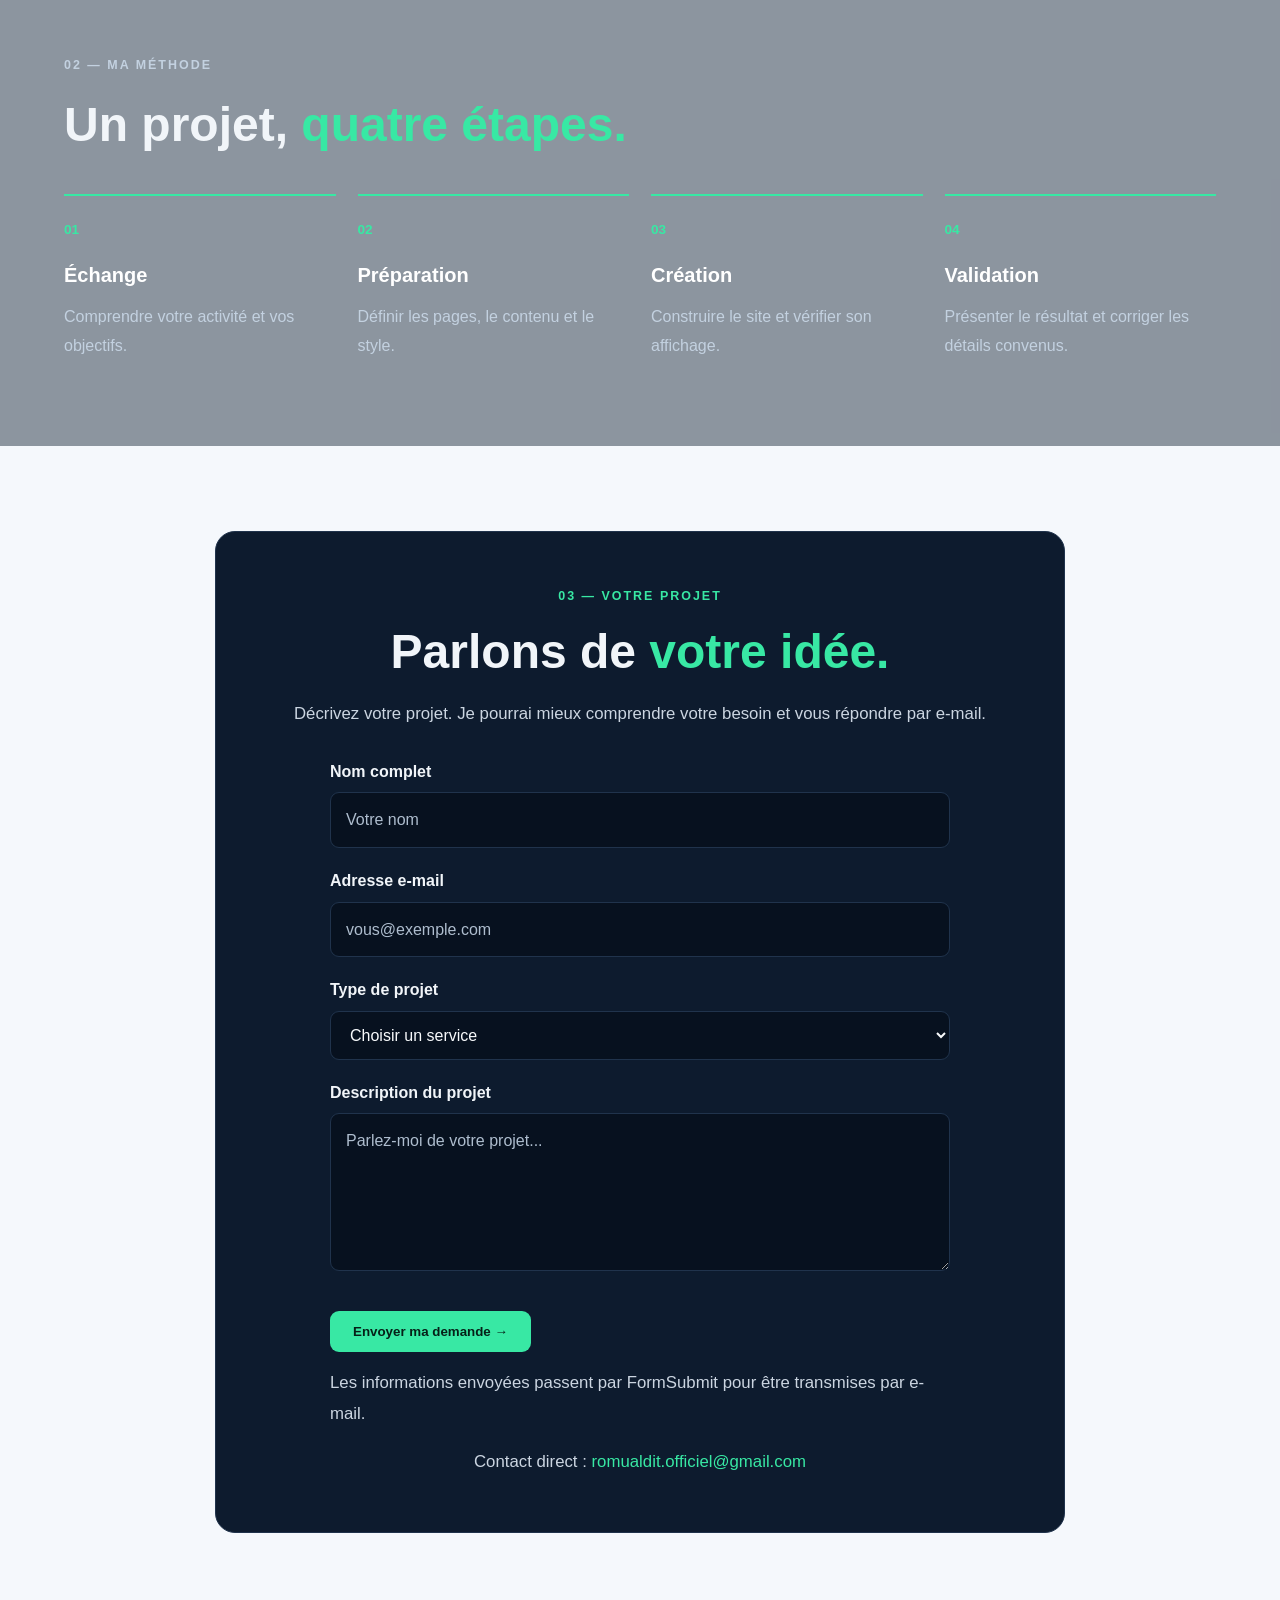
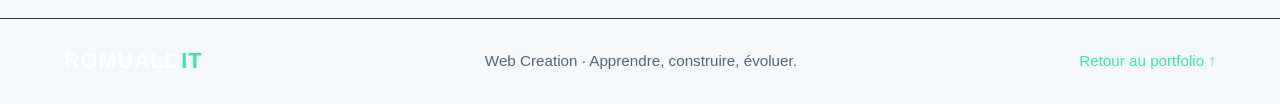
<file: Web-creation.html>
<!DOCTYPE html>
<html lang="fr">
<head>
    <meta charset="UTF-8">
    <meta name="viewport" content="width=device-width, initial-scale=1.0">

    <meta name="description"
        content="Romuald IT Web Creation : création de sites web modernes, responsive et adaptés à vos besoins.">

    <meta name="author" content="Romuald IT">
    <link rel="canonical" href="https://romualdit.netlify.app/web-creation">
    <title>Création de sites web | Romuald IT</title>

    <link rel="stylesheet" href="style.css?v=4">
    <link rel="icon" type="image/svg+xml" href="favicon.svg"> 
</head>

<body class="business-page">

    <header class="header">
        <div class="container nav-container">

            <a href="index.html#home" class="logo">
                ROMUALD<span>IT</span>
            </a>

            <nav class="navbar" id="navbar">
                <a href="index.html#home">Accueil</a>
                <a href="index.html#about">À propos</a>
                <a href="index.html#skills">Compétences</a>
                <a href="index.html#projects">Projets</a>
                <a href="index.html#journey">Parcours</a>
                <a href="Web-creation.html" aria-current="page">Mes services</a>
                <a href="index.html#contact">Contact</a>
            </nav>

            <button type="button" class="menu-button" id="menuButton"
                aria-label="Ouvrir le menu" aria-controls="navbar" aria-expanded="false">
                ☰
            </button>
        </div>
    </header>

    <main>
        <!-- HERO BUSINESS -->
        <section class="business-hero">
            <div class="container business-hero-grid">

                <div class="business-hero-content">
                    <p class="business-eyebrow">
                        ROMUALD IT / WEB CREATION
                    </p>

                    <h1>
                        Votre présence en ligne,
                        <span>construite avec soin.</span>
                    </h1>

                    <p class="business-lead">
                        Je conçois des sites web modernes, clairs et
                        adaptés aux besoins des particuliers, commerces
                        et organisations.
                    </p>

                    <div class="business-actions">
                        <a href="#services" class="button button-primary">
                            Découvrir mes services →
                        </a>

                        <a href="#contact-business"
                            class="button button-secondary">
                            Parlons de votre projet
                        </a>
                    </div>

                    <p class="business-note">
                        Une approche progressive, avec des échanges
                        clairs à chaque étape du projet.
                    </p>
                </div>

                <div class="business-code-card">
                    <div class="business-code-header">
                        <span>romualdit@web-creation</span>
                        <span class="business-live-dot"></span>
                    </div>

                    <div class="business-code-body">
                        <p><span class="code-green">const</span> projet = {</p>
                        <p class="code-indent">objectif: <span>"Votre idée"</span>,</p>
                        <p class="code-indent">design: <span>"Moderne"</span>,</p>
                        <p class="code-indent">responsive: <span>true</span>,</p>
                        <p class="code-indent">progression: <span>"Pas à pas"</span></p>
                        <p>};</p>
                        <p class="code-result">> Prêt à construire.</p>
                    </div>
                </div>

            </div>
        </section>

        <!-- SERVICES -->
        <section class="business-section" id="services">
            <div class="container">

                <div class="business-heading">
                    <p class="business-eyebrow">01 — MES SERVICES</p>
                    <h2>Des sites web pensés pour <span>vos besoins.</span></h2>
                    <p>
                        Le service est défini selon votre objectif,
                        votre activité et le contenu dont vous disposez.
                    </p>
                </div>

                <div class="business-service-grid">

                    <article class="business-service-card">
                        <span class="business-card-number">01</span>
                        <h3>Sites vitrines</h3>
                        <p>
                            Présentez votre activité, vos services,
                            vos coordonnées et vos réalisations dans
                            un site professionnel.
                        </p>
                        <span class="business-tag">Présenter son activité</span>
                    </article>

                    <article class="business-service-card">
                        <span class="business-card-number">02</span>
                        <h3>Sites pour commerces</h3>
                        <p>
                            Mettez en valeur vos produits, vos horaires,
                            vos contacts et les informations utiles
                            à vos clients.
                        </p>
                        <span class="business-tag">Valoriser son commerce</span>
                        <a class="business-tag business-demo-link" href="demo-commerce.html">Voir une démo de commerce ↗</a>
                    </article>

                    <article class="business-service-card">
                        <span class="business-card-number">03</span>
                        <h3>Sites pour organisations</h3>
                        <p>
                            Présentez votre association, votre communauté
                            ou votre organisation avec une structure
                            claire et accessible.
                        </p>
                        <span class="business-tag">Informer et rassembler</span>
                    </article>

                </div>

                <p class="business-disclaimer">
                    Les fonctionnalités et le périmètre sont définis
                    ensemble avant le démarrage. Les boutiques en ligne,
                    paiements et fonctionnalités avancées nécessitent
                    une étude préalable.
                </p>
            </div>
        </section>

        <!-- METHODE -->
        <section class="business-section business-process">
            <div class="container">

                <div class="business-heading">
                    <p class="business-eyebrow">02 — MA MÉTHODE</p>
                    <h2>Un projet, <span>quatre étapes.</span></h2>
                </div>

                <div class="business-steps">

                    <article class="business-step">
                        <span>01</span>
                        <h3>Échange</h3>
                        <p>Comprendre votre activité et vos objectifs.</p>
                    </article>

                    <article class="business-step">
                        <span>02</span>
                        <h3>Préparation</h3>
                        <p>Définir les pages, le contenu et le style.</p>
                    </article>

                    <article class="business-step">
                        <span>03</span>
                        <h3>Création</h3>
                        <p>Construire le site et vérifier son affichage.</p>
                    </article>

                    <article class="business-step">
                        <span>04</span>
                        <h3>Validation</h3>
                        <p>Présenter le résultat et corriger les détails convenus.</p>
                    </article>

                </div>
            </div>
        </section>

        <!-- CONTACT -->
        
<!-- CONTACT BUSINESS -->
<section class="business-section" id="contact-business">
    <div class="container">
        <div class="business-contact-card">
            <p class="business-eyebrow">03 — VOTRE PROJET</p>

            <h2>Parlons de <span>votre idée.</span></h2>

            <p>
                Décrivez votre projet. Je pourrai mieux comprendre
                votre besoin et vous répondre par e-mail.
            </p>

            <form id="businessContactForm" class="business-form">
                <div class="business-form-group">
                    <label for="businessName">Nom complet</label>
                    <input
                        id="businessName"
                        name="name"
                        type="text"
                        placeholder="Votre nom"
                        required
                    >
                </div>

                <div class="business-form-group">
                    <label for="businessEmail">Adresse e-mail</label>
                    <input
                        id="businessEmail"
                        name="email"
                        type="email"
                        placeholder="vous@exemple.com"
                        required
                    >
                </div>

                <div class="business-form-group">
                    <label for="businessType">Type de projet</label>
                    <select id="businessType" name="project_type" required>
                        <option value="">Choisir un service</option>
                        <option value="Site vitrine">Site vitrine</option>
                        <option value="Site pour commerce">Site pour commerce</option>
                        <option value="Site pour organisation">Site pour organisation</option>
                        <option value="Autre projet">Autre projet</option>
                    </select>
                </div>

                <div class="business-form-group">
                    <label for="businessMessage">Description du projet</label>
                    <textarea
                        id="businessMessage"
                        name="message"
                        rows="5"
                        placeholder="Parlez-moi de votre projet..."
                        required
                    ></textarea>
                </div>

                <button
                    type="submit"
                    class="button button-primary"
                    id="businessSubmitButton"
                >
                    Envoyer ma demande →
                </button>

                <p
                    id="businessFormStatus"
                    class="business-form-status"
                    role="status"
                    aria-live="polite"
                ></p>
            </form>

            <p class="business-form-note">Les informations envoyées passent par FormSubmit pour être transmises par e-mail.</p>

            <p class="business-email">
                Contact direct :
                <a href="mailto:romualdit.officiel@gmail.com">
                    romualdit.officiel@gmail.com
                </a>
            </p>
        </div>
    </div>
</section>

    </main>

    <footer class="business-footer">
        <div class="container business-footer-inner">
            <a href="index.html" class="logo">
                ROMUALD<span>IT</span>
            </a>

            <p>Web Creation · Apprendre, construire, évoluer.</p>

            <a href="index.html">Retour au portfolio ↑</a>
        </div>
    </footer>

    <script src="script.js"></script>
    <script src="business.js"></script>
</body>
</html>
</file>
<file: style.css>
/* =========================================================
   ROMUALD IT — STYLE.CSS
   ========================================================= */


/* =========================================================
   1. RESET & VARIABLES
   ========================================================= */

* {
    margin: 0;
    padding: 0;
    box-sizing: border-box;
}

:root {
    --background: #07111f;
    --background-light: #f5f8fc;
    --background-card: #0d1b2e;

    --white: #ffffff;
    --text-dark: #102033;
    --text-light: #b8c7d9;
    --text-muted: #718095;

    --accent: #38e8a4;
    --accent-dark: #087b55;

    --border-dark: #20334c;
    --border-light: #dce4ed;

    --shadow: 0 20px 60px rgba(0, 0, 0, 0.15);

    --transition: 0.3s ease;
}


/* =========================================================
   2. GLOBAL
   ========================================================= */

html {
    scroll-behavior: smooth;
}

body {
    font-family: Arial, Helvetica, sans-serif;
    background: var(--background-light);
    color: var(--text-dark);
    line-height: 1.6;
}

a {
    text-decoration: none;
}

button,
input,
textarea {
    font-family: inherit;
}

.container {
    width: 90%;
    max-width: 1200px;
    margin: 0 auto;
}


/* =========================================================
   3. HEADER
   ========================================================= */

.header {
    position: sticky;
    top: 0;
    z-index: 1000;

    height: 76px;

    background: rgba(7, 17, 31, 0.96);

    border-bottom: 1px solid rgba(255, 255, 255, 0.05);

    backdrop-filter: blur(10px);
}

.nav-container {
    height: 100%;

    display: flex;
    align-items: center;
    justify-content: space-between;
}


/* LOGO */

.logo {
    color: var(--white);

    font-size: 1.35rem;

    font-weight: 900;

    letter-spacing: 1px;
}

.logo span {
    color: var(--accent);
}


/* NAVIGATION */

.navbar {
    display: flex;

    align-items: center;

    gap: 28px;
}

.navbar a {
    position: relative;

    color: #dce7f5;

    font-size: 0.92rem;

    transition: var(--transition);
}

.navbar a::after {
    content: "";

    position: absolute;

    left: 0;
    bottom: -7px;

    width: 0;
    height: 2px;

    background: var(--accent);

    transition: var(--transition);
}

.navbar a:hover {
    color: var(--accent);
}

.navbar a:hover::after {
    width: 100%;
}


/* MENU MOBILE */

.menu-button {
    display: none;

    background: transparent;

    border: none;

    color: var(--white);

    font-size: 1.8rem;

    cursor: pointer;
}


/* =========================================================
   4. HERO
   ========================================================= */

.hero {
    min-height: calc(100vh - 76px);

    background:
        radial-gradient(
            circle at 80% 30%,
            rgba(56, 232, 164, 0.08),
            transparent 30%
        ),
        linear-gradient(
            135deg,
            #07111f,
            #102a45
        );

    color: var(--white);

    display: flex;

    align-items: center;

    padding: 100px 0;
}

.hero-container {
    display: grid;

    grid-template-columns: 1.15fr 0.85fr;

    align-items: center;

    gap: 70px;
}


/* PETIT TITRE */

.hero-small-title {
    color: var(--accent);

    font-size: 0.8rem;

    font-weight: 800;

    letter-spacing: 2px;

    margin-bottom: 20px;
}


/* TITRE PRINCIPAL */

.hero h1 {
    font-size: clamp(
        2.7rem,
        6vw,
        5.5rem
    );

    line-height: 1.02;

    font-weight: 900;

    max-width: 850px;
}

.hero h1 span {
    color: var(--accent);
}


/* DESCRIPTION */

.hero-description {
    max-width: 650px;

    margin-top: 30px;

    color: var(--text-light);

    font-size: 1.08rem;
}


/* BOUTONS */

.hero-buttons {
    display: flex;

    align-items: center;

    gap: 15px;

    margin-top: 35px;

    flex-wrap: wrap;
}

.button {
    display: inline-flex;

    align-items: center;

    justify-content: center;

    padding: 13px 23px;

    border-radius: 9px;

    border: 1px solid transparent;

    font-weight: 800;

    cursor: pointer;

    transition: var(--transition);
}

.button-primary {
    background: var(--accent);

    color: #062018;
}

.button-primary:hover {
    transform: translateY(-3px);

    box-shadow:
        0 10px 30px
        rgba(56, 232, 164, 0.25);
}

.button-secondary {
    border-color: #55708d;

    color: var(--white);

    background: transparent;
}

.button-secondary:hover {
    border-color: var(--accent);

    color: var(--accent);
}


/* =========================================================
   5. TERMINAL
   ========================================================= */

.hero-visual {
    display: flex;

    justify-content: center;
}

.terminal {
    width: 100%;

    max-width: 450px;

    background: #050a11;

    border: 1px solid #28405d;

    border-radius: 17px;

    overflow: hidden;

    box-shadow:
        0 30px 80px
        rgba(0, 0, 0, 0.45);

    animation: floating 4s ease-in-out infinite;
}


/* ANIMATION TERMINAL */

@keyframes floating {

    0% {
        transform: translateY(0);
    }

    50% {
        transform: translateY(-10px);
    }

    100% {
        transform: translateY(0);
    }
}


/* BARRE TERMINAL */

.terminal-header {
    height: 42px;

    display: flex;

    align-items: center;

    gap: 8px;

    padding-left: 16px;

    background: #0d1723;
}

.terminal-header span {
    width: 11px;

    height: 11px;

    border-radius: 50%;

    background: #60758d;
}

.terminal-header span:nth-child(1) {
    background: #ff5f56;
}

.terminal-header span:nth-child(2) {
    background: #ffbd2e;
}

.terminal-header span:nth-child(3) {
    background: #27c93f;
}


/* CORPS TERMINAL */

.terminal-body {
    padding: 30px;
}

.terminal-body pre {
    color: #9db3c9;

    font-size: 0.9rem;

    white-space: pre-wrap;

    font-family:
        Consolas,
        "Courier New",
        monospace;
}

.terminal-body span {
    color: var(--accent);

    font-weight: bold;
}


/* =========================================================
   6. SECTIONS
   ========================================================= */

.section {
    padding: 110px 0;
}

.section-heading {
    margin-bottom: 50px;
}

.section-number {
    color: var(--accent-dark);

    font-size: 0.8rem;

    font-weight: 900;

    letter-spacing: 2px;

    margin-bottom: 17px;
}

.section-heading h2 {
    max-width: 900px;

    font-size: clamp(
        2.2rem,
        4.5vw,
        4rem
    );

    line-height: 1.08;

    font-weight: 900;
}

.section-heading h2 span {
    color: var(--accent-dark);
}


/* =========================================================
   7. ABOUT
   ========================================================= */

.about {
    background: var(--background-light);
}

.about-grid {
    display: grid;

    grid-template-columns: 1.1fr 0.9fr;

    gap: 70px;

    align-items: start;
}

.about-text {
    color: #596a7f;

    font-size: 1.05rem;
}

.about-text p {
    margin-bottom: 22px;
}


/* CARTES */

.about-cards {
    display: grid;

    grid-template-columns: repeat(2, 1fr);

    gap: 15px;
}

.about-card {
    min-height: 150px;

    padding: 25px;

    display: flex;

    flex-direction: column;

    justify-content: center;

    border: 1px solid var(--border-light);

    border-radius: 17px;

    background: white;

    transition: var(--transition);
}

.about-card:hover {
    transform: translateY(-6px);

    box-shadow: var(--shadow);
}

.about-card h3 {
    font-size: 2.3rem;

    margin-bottom: 5px;
}

.about-card p {
    color: var(--text-muted);
}


/* =========================================================
   8. SKILLS
   ========================================================= */

.skills-section {
    background: var(--background);

    color: var(--white);
}

.skills-section .section-number {
    color: var(--accent);
}

.skills-section .section-heading h2 span {
    color: var(--accent);
}

.skills-grid {
    display: grid;

    grid-template-columns:
        repeat(2, 1fr);

    gap: 20px;
}

.skill-card {
    background: var(--background-card);

    border: 1px solid var(--border-dark);

    border-radius: 18px;

    padding: 35px;

    transition: var(--transition);
}

.skill-card:hover {
    transform: translateY(-8px);

    border-color: #32607f;

    box-shadow:
        0 20px 50px
        rgba(0, 0, 0, 0.2);
}

.skill-number {
    color: var(--accent);

    font-size: 1rem;

    font-weight: 900;
}

.skill-card h3 {
    font-size: 1.45rem;

    margin-top: 25px;

    margin-bottom: 12px;
}

.skill-card p {
    color: var(--text-light);
}


/* TAGS */

.skill-tags {
    display: flex;

    flex-wrap: wrap;

    gap: 8px;

    margin-top: 25px;
}

.skill-tags span {
    padding: 6px 11px;

    border-radius: 50px;

    background: rgba(
        56,
        232,
        164,
        0.08
    );

    border: 1px solid
        rgba(56, 232, 164, 0.2);

    color: var(--accent);

    font-size: 0.78rem;

    font-weight: 700;
}


/* =========================================================
   9. PROJECTS
   ========================================================= */

.projects {
    background: white;
}

.project-card {
    display: grid;

    grid-template-columns: 90px 1fr;

    gap: 25px;

    padding: 40px;

    border: 1px solid var(--border-light);

    border-radius: 20px;

    background: white;

    box-shadow:
        0 10px 35px
        rgba(15, 35, 55, 0.05);

    transition: var(--transition);
}

.project-card:hover {
    transform: translateY(-6px);

    box-shadow:
        0 20px 50px
        rgba(15, 35, 55, 0.1);
}

.project-card-second {
    margin-top: 20px;
}

.project-number {
    color: var(--accent-dark);

    font-size: 2rem;

    font-weight: 900;
}

.project-category {
    color: var(--accent-dark);

    font-size: 0.75rem;

    font-weight: 900;

    letter-spacing: 2px;
}

.project-content h3 {
    font-size: 1.8rem;

    margin: 8px 0 12px;
}

.project-content p {
    color: #607084;

    max-width: 800px;
}


/* PROJECT TAGS */

.project-tags {
    display: flex;

    flex-wrap: wrap;

    gap: 8px;

    margin-top: 20px;
}

.project-tags span {
    background: #e9f8f2;

    color: var(--accent-dark);

    padding: 6px 12px;

    border-radius: 50px;

    font-size: 0.78rem;

    font-weight: 700;
}


/* =========================================================
   10. JOURNEY / TIMELINE
   ========================================================= */

.journey {
    background: #eef4f9;
}

.timeline {
    position: relative;

    max-width: 900px;

    margin: 0 auto;
}


/* LIGNE */

.timeline::before {
    content: "";

    position: absolute;

    left: 27px;

    top: 0;

    bottom: 0;

    width: 2px;

    background: #d2dde7;
}

.timeline-item {
    position: relative;

    display: grid;

    grid-template-columns: 55px 1fr;

    gap: 25px;

    margin-bottom: 35px;
}

.timeline-dot {
    width: 55px;

    height: 55px;

    display: flex;

    align-items: center;

    justify-content: center;

    border-radius: 50%;

    background: var(--background);

    border: 3px solid var(--accent);

    color: var(--accent);

    font-weight: 900;

    z-index: 2;
}

.timeline-content {
    background: white;

    border: 1px solid var(--border-light);

    border-radius: 15px;

    padding: 25px;
}

.timeline-content h3 {
    margin-bottom: 7px;

    font-size: 1.25rem;
}

.timeline-content p {
    color: var(--text-muted);
}


/* =========================================================
   11. CONTACT
   ========================================================= */

.contact {
    background: white;
}

.contact .section-heading > p:last-child {
    color: var(--text-muted);

    margin-top: 20px;

    max-width: 700px;
}

.contact-form {
    max-width: 700px;

    margin-top: 40px;
}

.form-group {
    display: flex;

    flex-direction: column;

    margin-bottom: 20px;
}

.form-group label {
    margin-bottom: 8px;

    font-weight: 700;
}

.form-group input,
.form-group textarea {
    width: 100%;

    padding: 15px;

    border: 1px solid #d3dce6;

    border-radius: 10px;

    background: #f9fbfd;

    outline: none;

    font-size: 1rem;

    transition: var(--transition);
}

.form-group textarea {
    resize: vertical;
}

.form-group input:focus,
.form-group textarea:focus {
    border-color: var(--accent-dark);

    background: white;

    box-shadow:
        0 0 0 3px
        rgba(56, 232, 164, 0.1);
}

.form-message {
    margin-top: 15px;

    color: var(--accent-dark);

    font-weight: 700;
}


/* =========================================================
   12. FOOTER
   ========================================================= */

.footer {
    background: #050c15;

    color: #8393a6;

    padding: 50px 0;
}

.footer-container {
    display: grid;

    grid-template-columns:
        1fr auto;

    gap: 35px;

    align-items: center;
}

.footer .logo {
    display: inline-block;

    margin-bottom: 10px;
}

.footer-links {
    display: flex;

    gap: 20px;
}

.footer-links a {
    color: #8393a6;

    transition: var(--transition);
}

.footer-links a:hover {
    color: var(--accent);
}

.copyright {
    grid-column: 1 / -1;

    padding-top: 25px;

    border-top: 1px solid
        rgba(255, 255, 255, 0.08);

    font-size: 0.85rem;
}


/* =========================================================
   13. ANIMATIONS
   ========================================================= */

@keyframes fadeUp {

    from {
        opacity: 0;

        transform: translateY(30px);
    }

    to {
        opacity: 1;

        transform: translateY(0);
    }
}

.hero-content {
    animation:
        fadeUp 0.8s ease forwards;
}

.hero-visual {
    animation:
        fadeUp 1s ease forwards;
}


/* =========================================================
   14. TABLETTE
   ========================================================= */

@media (max-width: 900px) {

    .hero-container {
        grid-template-columns: 1fr;

        gap: 60px;
    }

    .hero-visual {
        justify-content: flex-start;
    }

    .about-grid {
        grid-template-columns: 1fr;

        gap: 45px;
    }

    .skills-grid {
        grid-template-columns: 1fr;
    }

}


/* =========================================================
   15. MOBILE
   ========================================================= */

@media (max-width: 700px) {

    .header {
        height: 70px;
    }

    .menu-button {
        display: block;
    }

    .navbar {
        display: none;

        position: absolute;

        top: 70px;

        left: 0;

        width: 100%;

        padding: 25px 7%;

        background: #07111f;

        border-top:
            1px solid
            rgba(255, 255, 255, 0.05);

        flex-direction: column;

        align-items: flex-start;

        gap: 20px;
    }

    .navbar.open {
        display: flex;
    }

    .hero {
        min-height: auto;

        padding: 90px 0;
    }

    .hero h1 {
        font-size: 3rem;
    }

    .hero-description {
        font-size: 1rem;
    }

    .section {
        padding: 80px 0;
    }

    .about-cards {
        grid-template-columns: 1fr;
    }

    .project-card {
        grid-template-columns: 1fr;

        padding: 28px;
    }

    .timeline::before {
        left: 22px;
    }

    .timeline-item {
        grid-template-columns: 45px 1fr;

        gap: 18px;
    }

    .timeline-dot {
        width: 45px;

        height: 45px;

        font-size: 0.8rem;
    }

    .footer-container {
        grid-template-columns: 1fr;
    }

    .footer-links {
        flex-wrap: wrap;
    }

    .copyright {
        grid-column: auto;
    }

}


/* =========================================================
   16. PETIT MOBILE
   ========================================================= */

@media (max-width: 450px) {

    .container {
        width: 88%;
    }

    .hero h1 {
        font-size: 2.5rem;
    }

    .hero-buttons {
        flex-direction: column;

        align-items: stretch;
    }

    .button {
        width: 100%;
    }

    .terminal-body {
        padding: 20px;
    }

    .terminal-body pre {
        font-size: 0.78rem;
    }

    .section-heading h2 {
        font-size: 2.2rem;
    }

    .skill-card {
        padding: 25px;
    }

}/* =====================================================
   ROMUALD IT V2 — HERO
===================================================== */

.hero {
    position: relative;
    min-height: calc(100vh - 80px);
    display: flex;
    align-items: center;
    overflow: hidden;
    isolation: isolate;
}

.hero::before {
    content: "";
    position: absolute;
    width: 500px;
    height: 500px;
    top: 10%;
    right: -150px;
    border-radius: 50%;
    background: rgba(0, 255, 170, 0.08);
    filter: blur(90px);
    z-index: -2;
    animation: heroGlow 6s ease-in-out infinite alternate;
}

.hero::after {
    content: "";
    position: absolute;
    width: 400px;
    height: 400px;
    bottom: -150px;
    left: -150px;
    border-radius: 50%;
    background: rgba(0, 140, 255, 0.07);
    filter: blur(100px);
    z-index: -2;
}

.hero-grid {
    position: absolute;
    inset: 0;
    z-index: -3;
    opacity: 0.18;

    background-image:
        linear-gradient(rgba(255,255,255,0.04) 1px, transparent 1px),
        linear-gradient(90deg, rgba(255,255,255,0.04) 1px, transparent 1px);

    background-size: 45px 45px;

    mask-image: linear-gradient(
        to bottom,
        black,
        transparent 90%
    );
}

.hero-container {
    position: relative;
    display: grid;
    grid-template-columns: 1.05fr 0.95fr;
    align-items: center;
    gap: 80px;
    width: 100%;
    padding-top: 60px;
    padding-bottom: 80px;
}


/* =========================
   HERO CONTENT
========================= */

.hero-content {
    animation: heroContentIn 1s ease forwards;
}

.hero-badge {
    display: inline-flex;
    align-items: center;
    gap: 10px;
    padding: 8px 14px;
    margin-bottom: 24px;

    border: 1px solid rgba(0, 255, 170, 0.25);
    border-radius: 999px;

    background: rgba(0, 255, 170, 0.05);

    color: #00ffaa;
    font-size: 0.72rem;
    font-weight: 600;
    letter-spacing: 0.08em;

    backdrop-filter: blur(10px);
}

.status-dot {
    width: 7px;
    height: 7px;
    border-radius: 50%;
    background: #00ffaa;

    box-shadow: 0 0 12px #00ffaa;

    animation: statusPulse 1.8s infinite;
}

.hero-small-title {
    margin-bottom: 18px;

    font-size: 0.75rem;
    letter-spacing: 0.16em;
    font-weight: 600;

    opacity: 0.65;
}

.hero h1 {
    max-width: 720px;
    margin-bottom: 25px;

    font-size: clamp(3rem, 6vw, 5.8rem);
    line-height: 0.98;
    letter-spacing: -0.045em;
}

.hero h1 span {
    display: block;

    background: linear-gradient(
        90deg,
        #00ffaa,
        #00d9ff
    );

    -webkit-background-clip: text;
    background-clip: text;
    color: transparent;
}

.hero-description {
    max-width: 620px;
    margin-bottom: 32px;

    font-size: 1.05rem;
    line-height: 1.8;

    opacity: 0.72;
}


/* =========================
   BUTTONS
========================= */

.hero-buttons {
    display: flex;
    flex-wrap: wrap;
    gap: 14px;
}

.hero-buttons .button {
    display: inline-flex;
    align-items: center;
    gap: 12px;
}

.button-primary span {
    transition: transform 0.3s ease;
}

.button-primary:hover span {
    transform: translateX(5px);
}


/* =========================
   HERO META
========================= */

.hero-meta {
    display: flex;
    gap: 35px;
    margin-top: 45px;
}

.hero-meta div {
    display: flex;
    flex-direction: column;
    gap: 5px;
}

.hero-meta strong {
    font-size: 1.15rem;
}

.hero-meta span {
    font-size: 0.7rem;
    opacity: 0.5;
    letter-spacing: 0.08em;
    text-transform: uppercase;
}


/* =========================
   TERMINAL
========================= */

.hero-visual {
    position: relative;
    animation: heroVisualIn 1s 0.15s ease both;
}

.terminal-glow {
    position: absolute;
    inset: 10%;

    background: rgba(0, 255, 170, 0.08);

    filter: blur(70px);
    z-index: -1;
}

.terminal {
    position: relative;

    overflow: hidden;

    border: 1px solid rgba(255,255,255,0.12);
    border-radius: 18px;

    background: rgba(8, 12, 18, 0.82);

    box-shadow:
        0 30px 80px rgba(0,0,0,0.35),
        inset 0 1px rgba(255,255,255,0.05);

    backdrop-filter: blur(18px);

    transform: perspective(1000px) rotateY(-3deg);

    transition:
        transform 0.5s ease,
        border-color 0.5s ease;
}

.terminal:hover {
    transform: perspective(1000px) rotateY(0deg) translateY(-5px);
    border-color: rgba(0,255,170,0.3);
}

.terminal-header {
    display: flex;
    align-items: center;
    gap: 15px;

    height: 48px;
    padding: 0 16px;

    border-bottom: 1px solid rgba(255,255,255,0.08);
}

.terminal-dots {
    display: flex;
    gap: 6px;
}

.terminal-dots span {
    width: 9px;
    height: 9px;

    border-radius: 50%;

    background: rgba(255,255,255,0.3);
}

.terminal-title {
    flex: 1;

    font-family: monospace;
    font-size: 0.75rem;

    opacity: 0.55;
}

.terminal-status {
    font-family: monospace;
    font-size: 0.65rem;

    color: #00ffaa;
}

.terminal-body {
    padding: 30px 28px;
}

.terminal pre {
    margin: 0;

    font-family: "Courier New", monospace;
    font-size: 0.85rem;
    line-height: 1.9;

    white-space: pre-wrap;
}

.terminal-comment {
    opacity: 0.4;
}

.terminal-command {
    color: #00ffaa;
}

.terminal-key {
    color: #00d9ff;
}

.terminal-value {
    opacity: 0.8;
}

#terminalStatus {
    color: #00ffaa;

    animation: terminalBlink 1.2s infinite;
}

.terminal-label {
    display: flex;
    justify-content: space-between;

    margin-top: 12px;
    padding: 0 5px;

    font-family: monospace;
    font-size: 0.65rem;

    opacity: 0.35;
}


/* =========================
   SCROLL INDICATOR
========================= */

.hero-scroll {
    position: absolute;
    bottom: 25px;
    left: 50%;

    display: flex;
    align-items: center;
    gap: 10px;

    transform: translateX(-50%);

    font-size: 0.62rem;
    letter-spacing: 0.12em;

    opacity: 0.4;
}

.hero-scroll span {
    width: 6px;
    height: 6px;

    border-right: 1px solid currentColor;
    border-bottom: 1px solid currentColor;

    transform: rotate(45deg);

    animation: scrollArrow 1.5s infinite;
}


/* =========================
   ANIMATIONS
========================= */

@keyframes heroContentIn {
    from {
        opacity: 0;
        transform: translateY(35px);
    }

    to {
        opacity: 1;
        transform: translateY(0);
    }
}

@keyframes heroVisualIn {
    from {
        opacity: 0;
        transform: translateX(45px) scale(0.96);
    }

    to {
        opacity: 1;
        transform: translateX(0) scale(1);
    }
}

@keyframes heroGlow {
    from {
        transform: translate(0, 0) scale(1);
    }

    to {
        transform: translate(-40px, 30px) scale(1.15);
    }
}

@keyframes statusPulse {
    0%, 100% {
        opacity: 1;
        transform: scale(1);
    }

    50% {
        opacity: 0.45;
        transform: scale(0.7);
    }
}

@keyframes terminalBlink {
    0%, 45% {
        opacity: 1;
    }

    50%, 100% {
        opacity: 0.35;
    }
}

@keyframes scrollArrow {
    0%, 100% {
        transform: translateY(0) rotate(45deg);
    }

    50% {
        transform: translateY(5px) rotate(45deg);
    }
}


/* =========================
   MOBILE
========================= */

@media (max-width: 900px) {

    .hero-container {
        grid-template-columns: 1fr;
        gap: 55px;
    }

    .hero-content {
        max-width: 750px;
    }

    .hero-visual {
        max-width: 700px;
        width: 100%;
        margin: auto;
    }

    .terminal {
        transform: none;
    }

    .terminal:hover {
        transform: translateY(-5px);
    }
}


@media (max-width: 600px) {

    .hero {
        min-height: auto;
    }

    .hero-container {
        padding-top: 45px;
        padding-bottom: 100px;
        gap: 45px;
    }

    .hero-badge {
        font-size: 0.62rem;
    }

    .hero h1 {
        font-size: clamp(2.7rem, 13vw, 4rem);
    }

    .hero-description {
        font-size: 0.95rem;
        line-height: 1.7;
    }

    .hero-buttons {
        flex-direction: column;
    }

    .hero-buttons .button {
        justify-content: center;
        width: 100%;
    }

    .hero-meta {
        gap: 20px;
        justify-content: space-between;
    }

    .hero-meta span {
        font-size: 0.58rem;
    }

    .terminal-body {
        padding: 22px 18px;
    }

    .terminal pre {
        font-size: 0.7rem;
        line-height: 1.8;
    }

    .terminal-status {
        display: none;
    }

    .hero-scroll {
        display: none;
    }
}/* =====================================================
   ROMUALD IT V2 — ABOUT
===================================================== */

.about {
    position: relative;
    overflow: hidden;
}

.about::before {
    content: "";
    position: absolute;
    width: 350px;
    height: 350px;
    top: 20%;
    left: -180px;

    border-radius: 50%;
    background: rgba(0, 255, 170, 0.04);

    filter: blur(90px);
    pointer-events: none;
}


/* =========================
   HEADER
========================= */

.about-heading {
    max-width: 850px;
}

.about-heading h2 {
    max-width: 800px;
}

.about-heading h2 span {
    color: #00ffaa;
}

.section-intro {
    max-width: 600px;
    margin-top: 20px;

    line-height: 1.7;
    opacity: 0.55;
}


/* =========================
   GRID
========================= */

.about-v2-grid {
    display: grid;
    grid-template-columns: 1.15fr 0.85fr;
    gap: 80px;

    margin-top: 70px;
}


/* =========================
   MAIN TEXT
========================= */

.about-main {
    position: relative;

    padding: 45px;

    border: 1px solid rgba(255,255,255,0.08);
    border-radius: 20px;

    background:
        linear-gradient(
            145deg,
            rgba(255,255,255,0.035),
            rgba(255,255,255,0.01)
        );

    overflow: hidden;
}

.about-main::before {
    content: "";
    position: absolute;

    width: 180px;
    height: 180px;

    top: -90px;
    right: -90px;

    border-radius: 50%;

    background: rgba(0,255,170,0.08);
    filter: blur(30px);
}

.about-label {
    display: flex;
    align-items: center;
    gap: 12px;

    margin-bottom: 35px;

    font-family: monospace;
    font-size: 0.7rem;
    letter-spacing: 0.12em;

    opacity: 0.5;
}

.about-label span {
    color: #00ffaa;
}

.about-main h3 {
    max-width: 600px;

    margin-bottom: 28px;

    font-size: clamp(2rem, 4vw, 3.4rem);
    line-height: 1.05;
    letter-spacing: -0.035em;
}

.about-main h3 span {
    color: #00ffaa;
}

.about-main p {
    max-width: 650px;

    margin-bottom: 20px;

    line-height: 1.85;
    opacity: 0.68;
}


/* =========================
   SIGNATURE
========================= */

.about-signature {
    display: flex;
    flex-direction: column;
    gap: 6px;

    margin-top: 45px;
    padding-top: 25px;

    border-top: 1px solid rgba(255,255,255,0.08);
}

.about-signature span {
    font-size: 0.85rem;
    font-weight: 700;
    letter-spacing: 0.18em;
}

.about-signature small {
    font-family: monospace;
    font-size: 0.6rem;

    opacity: 0.4;
    letter-spacing: 0.1em;
}


/* =========================
   INFO CARDS
========================= */

.about-side {
    display: flex;
    flex-direction: column;
    gap: 15px;
}

.about-info-card {
    display: grid;
    grid-template-columns: 45px 1fr;
    gap: 18px;

    padding: 25px;

    border: 1px solid rgba(255,255,255,0.08);
    border-radius: 15px;

    background: rgba(255,255,255,0.02);

    transition:
        transform 0.35s ease,
        border-color 0.35s ease,
        background 0.35s ease;
}

.about-info-card:hover {
    transform: translateX(7px);

    border-color: rgba(0,255,170,0.25);

    background: rgba(0,255,170,0.035);
}

.about-card-number {
    font-family: monospace;
    font-size: 0.7rem;

    color: #00ffaa;
    opacity: 0.7;
}

.about-info-card strong {
    display: block;

    margin-bottom: 8px;

    font-size: 1rem;
}

.about-info-card p {
    margin: 0;

    font-size: 0.85rem;
    line-height: 1.6;

    opacity: 0.55;
}

.about-highlight {
    border-color: rgba(0,255,170,0.16);

    background:
        linear-gradient(
            135deg,
            rgba(0,255,170,0.07),
            rgba(255,255,255,0.02)
        );
}

.about-card-symbol {
    font-size: 1.6rem;
    color: #00ffaa;
}


/* =========================
   RESPONSIVE
========================= */

@media (max-width: 900px) {

    .about-v2-grid {
        grid-template-columns: 1fr;
        gap: 35px;
    }

    .about-main {
        padding: 35px;
    }
}


@media (max-width: 600px) {

    .about-v2-grid {
        margin-top: 45px;
    }

    .about-main {
        padding: 25px;
    }

    .about-main h3 {
        font-size: 2rem;
    }

    .about-info-card {
        padding: 20px;
    }

    .about-signature {
        margin-top: 30px;
    }
}
/* =========================================================
   ROMUALD IT — SKILLS V2
   Cartes interactives et responsive
========================================================= */

.skills-section .section-heading {
    margin-bottom: 42px;
}

.skills-intro {
    max-width: 650px;
    margin-top: 18px;
    color: var(--text-light);
    line-height: 1.8;
}

.skills-grid {
    display: grid;
    grid-template-columns: repeat(2, minmax(0, 1fr));
    gap: 22px;
    align-items: start;
}

.skill-card {
    position: relative;
    display: flex;
    flex-direction: column;
    min-width: 0;
    padding: 30px;
    overflow: hidden;

    background:
        linear-gradient(
            145deg,
            rgba(56, 232, 164, 0.045),
            transparent 55%
        ),
        var(--background-card);

    border: 1px solid var(--border-dark);
    border-radius: 20px;

    transition:
        transform 0.35s ease,
        border-color 0.35s ease,
        box-shadow 0.35s ease;
}

.skill-card::before {
    content: "";
    position: absolute;
    top: 0;
    left: 0;
    width: 0;
    height: 3px;
    background: var(--accent);
    transition: width 0.4s ease;
}

.skill-card:hover {
    transform: translateY(-7px);
    border-color: rgba(56, 232, 164, 0.45);
    box-shadow: 0 18px 45px rgba(0, 0, 0, 0.2);
}

.skill-card:hover::before {
    width: 100%;
}

.skill-card-top {
    display: flex;
    align-items: center;
    justify-content: space-between;
    gap: 15px;
    margin-bottom: 22px;
}

.skill-number {
    color: var(--accent);
    font-size: 0.78rem;
    font-weight: 800;
    letter-spacing: 1.5px;
}

.skill-icon {
    display: grid;
    place-items: center;
    width: 46px;
    height: 46px;
    flex-shrink: 0;

    color: var(--accent);
    background: rgba(56, 232, 164, 0.08);
    border: 1px solid rgba(56, 232, 164, 0.2);
    border-radius: 14px;

    font-size: 1.25rem;
    font-weight: 800;
}

.skill-status {
    display: inline-flex;
    align-items: center;
    align-self: flex-start;
    gap: 8px;
    max-width: 100%;
    margin-bottom: 15px;
    padding: 7px 11px;

    border: 1px solid var(--border-dark);
    border-radius: 30px;

    font-size: 0.72rem;
    line-height: 1.4;
    font-weight: 700;
}

.status-dot {
    width: 7px;
    height: 7px;
    flex-shrink: 0;
    border-radius: 50%;
    background: var(--accent);
}

.status-learning .status-dot {
    box-shadow: 0 0 10px rgba(56, 232, 164, 0.55);
}

.status-planned .status-dot {
    background: #7ca9ff;
}

.status-goal .status-dot {
    background: #ffc66d;
}

.status-future .status-dot {
    background: #bd9cff;
}

.skill-card h3 {
    margin: 0 0 12px;
    font-size: clamp(1.2rem, 2vw, 1.5rem);
    line-height: 1.35;
}

.skill-card > p:not(.skill-note) {
    margin: 0;
    color: var(--text-light);
    font-size: 0.94rem;
    line-height: 1.8;
}

.skill-tags {
    display: flex;
    flex-wrap: wrap;
    gap: 8px;
    margin-top: 22px;
    margin-bottom: 25px;
}

.skill-tags span {
    padding: 7px 11px;
    color: var(--accent);
    background: rgba(56, 232, 164, 0.07);
    border: 1px solid rgba(56, 232, 164, 0.17);
    border-radius: 8px;
    font-size: 0.76rem;
    font-weight: 700;
}

/* Détails masqués jusqu'au clic */

.skill-details {
    margin: 0 0 22px;
    padding: 18px;
    background: rgba(0, 0, 0, 0.13);
    border: 1px solid var(--border-dark);
    border-radius: 13px;
    animation: skillDetailsIn 0.3s ease both;
}

.skill-details[hidden] {
    display: none !important;
}

.skill-details h4 {
    margin: 0 0 13px;
    color: var(--accent);
    font-size: 0.95rem;
}

.skill-details ul {
    display: grid;
    gap: 12px;
    margin: 0;
    padding-left: 18px;
    color: var(--text-light);
    font-size: 0.87rem;
    line-height: 1.7;
}

.skill-details li::marker {
    color: var(--accent);
}

.skill-details strong {
    color: var(--white);
}

.skill-note {
    margin: 15px 0 0;
    color: var(--text-light);
    font-size: 0.84rem;
    line-height: 1.7;
}

/* Bouton d'interaction */

.skill-toggle {
    display: flex;
    align-items: center;
    justify-content: space-between;
    gap: 12px;
    width: 100%;
    margin-top: auto;
    padding: 14px 0 0;

    color: var(--accent);
    background: transparent;
    border: 0;
    border-top: 1px solid var(--border-dark);

    font: inherit;
    font-size: 0.84rem;
    font-weight: 800;
    text-align: left;
    cursor: pointer;

    transition: color 0.25s ease;
}

.skill-toggle:hover {
    color: var(--white);
}

.skill-toggle:focus-visible {
    outline: 2px solid var(--accent);
    outline-offset: 5px;
    border-radius: 4px;
}

.toggle-icon {
    display: grid;
    place-items: center;
    width: 28px;
    height: 28px;
    flex-shrink: 0;

    border: 1px solid rgba(56, 232, 164, 0.25);
    border-radius: 50%;

    font-size: 1.2rem;
    transition:
        transform 0.3s ease,
        background 0.3s ease;
}

.skill-toggle[aria-expanded="true"] .toggle-icon {
    transform: rotate(45deg);
    background: rgba(56, 232, 164, 0.1);
}

.skills-disclaimer {
    display: flex;
    align-items: flex-start;
    gap: 12px;
    margin: 30px 0 0;
    padding: 18px 20px;

    color: var(--text-light);
    background: rgba(56, 232, 164, 0.035);
    border-left: 3px solid var(--accent);
    border-radius: 0 10px 10px 0;

    font-size: 0.88rem;
    line-height: 1.8;
}

.skills-disclaimer span {
    color: var(--accent);
    font-size: 1.1rem;
}

/* Apparition des détails */

@keyframes skillDetailsIn {
    from {
        opacity: 0;
        transform: translateY(8px);
    }

    to {
        opacity: 1;
        transform: translateY(0);
    }
}

/* Tablettes */

@media (max-width: 900px) {
    .skills-grid {
        gap: 16px;
    }

    .skill-card {
        padding: 24px;
    }
}

/* Téléphones */

@media (max-width: 600px) {
    .skills-grid {
        grid-template-columns: minmax(0, 1fr);
    }

    .skill-card {
        padding: 24px 21px;
        border-radius: 16px;
    }

    .skills-section .section-heading {
        margin-bottom: 30px;
    }

    .skills-disclaimer {
        padding: 15px;
        font-size: 0.82rem;
    }
}

/* Respect des préférences d'accessibilité */

@media (prefers-reduced-motion: reduce) {
    .skill-card,
    .skill-card::before,
    .skill-toggle,
    .toggle-icon {
        transition: none !important;
    }

    .skill-details {
        animation: none !important;
    }
}

/* =========================================================
   ROMUALD IT — PROJECTS V2
========================================================= */

.projects {
    background: #f5f8fb;
}

.projects .section-number {
    color: var(--accent-dark);
}

.projects .section-heading h2 span {
    color: var(--accent-dark);
}

.projects-intro {
    max-width: 680px;
    margin-top: 18px;
    color: #607084;
    line-height: 1.8;
}

.projects-grid {
    display: grid;
    grid-template-columns: repeat(2, minmax(0, 1fr));
    align-items: start;
    gap: 24px;
}

.projects-grid .project-card {
    display: flex;
    flex-direction: column;
    min-width: 0;
    padding: 0;
    overflow: hidden;

    background: #ffffff;
    border: 1px solid #e0e8ef;
    border-radius: 20px;

    box-shadow: 0 10px 35px rgba(15, 35, 55, 0.045);

    transition:
        transform 0.35s ease,
        box-shadow 0.35s ease,
        border-color 0.35s ease;
}

.projects-grid .project-card:hover {
    transform: translateY(-6px);
    border-color: #c6d8e4;
    box-shadow: 0 22px 55px rgba(15, 35, 55, 0.11);
}

.project-visual {
    position: relative;
    display: flex;
    flex-direction: column;
    justify-content: space-between;
    min-height: 260px;
    padding: 23px;
    overflow: hidden;
    isolation: isolate;
    color: #f5f9fc;
    background: #101b2b;
}

.project-visual::before {
    content: "";
    position: absolute;
    z-index: -1;
    width: 240px;
    height: 240px;
    right: -80px;
    bottom: -120px;
    border-radius: 50%;
    background: rgba(56, 232, 164, 0.12);
    filter: blur(4px);
}

.project-visual-top {
    display: flex;
    align-items: center;
    justify-content: space-between;
    gap: 12px;
}

.project-code,
.project-visual-status {
    font-size: 0.68rem;
    font-weight: 800;
    letter-spacing: 1.3px;
}

.project-code {
    color: #a7bacb;
}

.project-visual-status {
    padding: 7px 10px;
    color: #8ef3c8;
    background: rgba(56, 232, 164, 0.09);
    border: 1px solid rgba(56, 232, 164, 0.25);
    border-radius: 30px;
}

.audio-interface {
    display: flex;
    flex-direction: column;
    align-items: center;
    gap: 17px;
    padding: 18px 0;
}

.audio-orb {
    display: grid;
    place-items: center;
    width: 76px;
    height: 76px;
    border: 1px solid rgba(56, 232, 164, 0.65);
    border-radius: 50%;
    background: radial-gradient(
        circle,
        rgba(56, 232, 164, 0.24),
        rgba(56, 232, 164, 0.025) 72%
    );
    box-shadow: 0 0 35px rgba(56, 232, 164, 0.12);
}

.audio-orb span {
    color: #8ef3c8;
    font-size: 1.3rem;
    font-weight: 900;
    letter-spacing: 2px;
}

.audio-wave {
    display: flex;
    align-items: center;
    justify-content: center;
    gap: 4px;
    width: 100%;
    height: 35px;
}

.audio-wave i {
    display: block;
    width: 4px;
    height: 12px;
    border-radius: 5px;
    background: #38e8a4;
    opacity: 0.8;
    animation: audioWave 1.1s ease-in-out infinite alternate;
}

.audio-wave i:nth-child(4n + 1) { animation-delay: -0.2s; }
.audio-wave i:nth-child(4n + 2) { animation-delay: -0.6s; }
.audio-wave i:nth-child(4n + 3) { animation-delay: -0.4s; }
.audio-wave i:nth-child(5n) { height: 25px; }

.audio-label {
    margin: 0;
    color: #a7bacb;
    font-size: 0.63rem;
    letter-spacing: 1.8px;
    text-align: center;
}

.project-visual-index {
    position: absolute;
    right: 22px;
    bottom: 12px;
    color: rgba(255, 255, 255, 0.13);
    font-size: 3.6rem;
    line-height: 1;
    font-weight: 900;
}

.project-visual-portfolio {
    background:
        radial-gradient(
            circle at 85% 15%,
            rgba(56, 232, 164, 0.12),
            transparent 35%
        ),
        #111c2d;
}

.portfolio-window {
    position: relative;
    z-index: 1;
    width: 100%;
    max-width: 390px;
    margin: auto;
    overflow: hidden;
    background: #172538;
    border: 1px solid rgba(255, 255, 255, 0.13);
    border-radius: 10px;
    box-shadow: 0 15px 40px rgba(0, 0, 0, 0.2);
    transform: rotate(-1deg);
    transition: transform 0.4s ease;
}

.project-card:hover .portfolio-window {
    transform: rotate(0deg) translateY(-3px);
}

.portfolio-window-bar {
    display: flex;
    align-items: center;
    gap: 5px;
    padding: 11px 12px;
    background: #202e40;
    border-bottom: 1px solid rgba(255, 255, 255, 0.07);
}

.portfolio-window-bar > span {
    width: 7px;
    height: 7px;
    border-radius: 50%;
    background: #7f93a8;
}

.portfolio-window-bar p {
    margin: 0 0 0 8px;
    color: #a7bacb;
    font-size: 0.62rem;
}

.portfolio-window-content {
    padding: 24px 20px;
}

.portfolio-mini-label {
    color: #8ef3c8;
    font-size: 0.6rem;
    letter-spacing: 1.5px;
    font-weight: 800;
}

.portfolio-mini-title {
    max-width: 250px;
    margin-top: 13px;
    color: #f5f9fc;
    font-size: clamp(1.3rem, 2.5vw, 2rem);
    font-weight: 700;
    line-height: 1.2;
}

.portfolio-mini-title strong {
    display: block;
    color: #38e8a4;
}

.portfolio-mini-line {
    width: 65px;
    height: 3px;
    margin-top: 17px;
    background: #38e8a4;
    border-radius: 5px;
}

.portfolio-mini-blocks {
    display: flex;
    gap: 8px;
    margin-top: 20px;
}

.portfolio-mini-blocks span {
    width: 42px;
    height: 22px;
    border: 1px solid rgba(255, 255, 255, 0.12);
    border-radius: 4px;
    background: rgba(255, 255, 255, 0.035);
}

.portfolio-mini-footer {
    margin-top: 20px;
    color: #a7bacb;
    font-size: 0.57rem;
    letter-spacing: 1px;
}

.projects-grid .project-content {
    display: flex;
    flex: 1;
    flex-direction: column;
    padding: 27px;
}

.project-meta {
    display: flex;
    flex-wrap: wrap;
    align-items: center;
    justify-content: space-between;
    gap: 10px;
    margin-bottom: 16px;
}

.project-category {
    margin: 0;
    color: #52667b;
    font-size: 0.68rem;
    font-weight: 900;
    letter-spacing: 1.2px;
}

.project-status {
    display: inline-flex;
    align-items: center;
    gap: 7px;
    padding: 7px 10px;
    border-radius: 30px;
    font-size: 0.69rem;
    font-weight: 800;
}

.project-status::before {
    content: "";
    width: 6px;
    height: 6px;
    flex-shrink: 0;
    border-radius: 50%;
    background: currentColor;
}

.status-concept {
    color: #8b5c16;
    background: #fff3dc;
}

.status-progress {
    color: #176c50;
    background: #e5f8ef;
}

.projects-grid .project-content h3 {
    margin: 0 0 13px;
    color: #132235;
    font-size: clamp(1.3rem, 2vw, 1.65rem);
    line-height: 1.35;
}

.project-description {
    margin: 0;
    color: #607084;
    font-size: 0.92rem;
    line-height: 1.85;
}

.projects-grid .project-tags {
    gap: 8px;
    margin: 21px 0 25px;
}

.projects-grid .project-tags span {
    padding: 7px 10px;
    color: #245b4a;
    background: #eef8f3;
    border: 1px solid #d9eee4;
    border-radius: 7px;
    font-size: 0.72rem;
    line-height: 1.4;
}

.project-details {
    margin: 0 0 22px;
    padding: 18px;
    background: #f6f9fb;
    border: 1px solid #e2eaf0;
    border-radius: 12px;
    animation: projectDetailsIn 0.3s ease both;
}

.project-details[hidden] {
    display: none !important;
}

.project-details h4 {
    margin: 0 0 10px;
    color: #15273a;
    font-size: 0.93rem;
}

.project-details h4:not(:first-child) {
    margin-top: 20px;
}

.project-details p,
.project-details ul {
    color: #607084;
    font-size: 0.85rem;
    line-height: 1.8;
}

.project-details p {
    margin: 0;
}

.project-details ul {
    display: grid;
    gap: 8px;
    margin: 0;
    padding-left: 19px;
}

.project-details li::marker {
    color: var(--accent-dark);
}

.project-details .project-honesty-note {
    margin-top: 15px;
    padding-top: 13px;
    border-top: 1px solid #e0e8ef;
    font-size: 0.8rem;
    font-style: italic;
}

.project-toggle {
    display: flex;
    align-items: center;
    justify-content: space-between;
    gap: 12px;
    width: 100%;
    margin-top: auto;
    padding: 15px 0 0;

    color: #176c50;
    background: transparent;
    border: 0;
    border-top: 1px solid #e4ebf1;

    font: inherit;
    font-size: 0.85rem;
    font-weight: 800;
    text-align: left;
    cursor: pointer;
}

.project-toggle:hover {
    color: #0d3e2e;
}

.project-toggle:focus-visible {
    outline: 2px solid var(--accent-dark);
    outline-offset: 5px;
    border-radius: 4px;
}

.project-toggle-icon {
    display: grid;
    place-items: center;
    width: 29px;
    height: 29px;
    flex-shrink: 0;
    border: 1px solid #cfe8db;
    border-radius: 50%;
    font-size: 1.2rem;
    transition: transform 0.3s ease;
}

.project-toggle[aria-expanded="true"] .project-toggle-icon {
    transform: rotate(45deg);
}

.projects-footer {
    display: flex;
    align-items: flex-start;
    gap: 14px;
    margin-top: 30px;
    padding: 21px 23px;
    background: #ffffff;
    border: 1px solid #e1e9ef;
    border-radius: 14px;
}

.projects-footer-icon {
    display: grid;
    place-items: center;
    width: 35px;
    height: 35px;
    flex-shrink: 0;
    color: #176c50;
    background: #e5f8ef;
    border-radius: 10px;
    font-size: 1.15rem;
}

.projects-footer p {
    margin: 0;
    color: #607084;
    font-size: 0.88rem;
    line-height: 1.8;
}

@keyframes audioWave {
    from { transform: scaleY(0.55); opacity: 0.55; }
    to { transform: scaleY(1.2); opacity: 1; }
}

@keyframes projectDetailsIn {
    from { opacity: 0; transform: translateY(7px); }
    to { opacity: 1; transform: translateY(0); }
}

@media (max-width: 850px) {
    .projects-grid {
        grid-template-columns: minmax(0, 1fr);
        max-width: 650px;
        margin-inline: auto;
    }

    .project-visual {
        min-height: 245px;
    }
}

@media (max-width: 600px) {
    .projects-grid .project-content {
        padding: 22px;
    }

    .project-visual {
        min-height: 220px;
        padding: 18px;
    }

    .project-meta {
        align-items: flex-start;
        flex-direction: column;
    }

    .projects-footer {
        padding: 17px;
    }
}

@media (prefers-reduced-motion: reduce) {
    .projects-grid .project-card,
    .portfolio-window,
    .project-toggle-icon {
        transition: none !important;
    }

    .audio-wave i {
        animation: none !important;
    }

    .project-details {
        animation: none !important;
    }
}

/* =========================================
   ROMUALD IT — JOURNEY / PARCOURS V2
========================================= */

.journey-v2 {
  position: relative;
  overflow: hidden;
  padding-top: 110px;
  padding-bottom: 110px;
  background:
    radial-gradient(ellipse at 8% 12%, rgba(0, 123, 255, 0.07), transparent 35%),
    #f5f8fc;
}

.journey-v2 .journey-heading {
  max-width: 760px;
  margin: 0 auto 54px;
  text-align: center;
}

.journey-v2 .section-kicker {
  display: inline-flex;
  align-items: center;
  gap: 10px;
  margin-bottom: 20px;
  color: var(--accent);
  font-size: 0.76rem;
  font-weight: 800;
  letter-spacing: 0.17em;
}

.journey-v2 .section-kicker::before,
.journey-v2 .section-kicker::after {
  width: 22px;
  height: 2px;
  background: currentColor;
  content: "";
}

.journey-v2 .journey-heading h2 {
  margin-bottom: 18px;
  color: #101828;
  font-size: clamp(2rem, 4.5vw, 3.4rem);
  font-weight: 850;
  letter-spacing: -0.055em;
  line-height: 1.12;
}

.journey-v2 .journey-heading h2 span {
  color: var(--accent);
}

.journey-v2 .journey-heading p {
  max-width: 610px;
  margin: 0 auto;
  color: #667085;
  font-size: 1rem;
  line-height: 1.85;
}

/* Intro card */

.journey-intro {
  display: flex;
  align-items: center;
  gap: 22px;
  margin: 0 auto 66px;
  padding: 28px 30px;
  max-width: 940px;
  border: 1px solid rgba(16, 24, 40, 0.08);
  border-radius: 22px;
  background: rgba(255, 255, 255, 0.86);
  box-shadow: 0 16px 50px rgba(16, 24, 40, 0.045);
}

.journey-intro-icon {
  display: grid;
  flex: 0 0 62px;
  width: 62px;
  height: 62px;
  place-items: center;
  border-radius: 18px;
  color: #fff;
  background: linear-gradient(135deg, var(--accent), #123f91);
  box-shadow: 0 10px 25px rgba(0, 92, 200, 0.2);
}

.journey-intro-icon span {
  font-size: 1.8rem;
  font-weight: 900;
}

.journey-intro-text {
  flex: 1;
  min-width: 0;
}

.journey-eyebrow {
  color: var(--accent);
  font-size: 0.7rem;
  font-weight: 800;
  letter-spacing: 0.14em;
}

.journey-intro-text h3 {
  margin: 7px 0 8px;
  color: #101828;
  font-size: clamp(1.1rem, 2vw, 1.4rem);
  font-weight: 800;
  letter-spacing: -0.025em;
}

.journey-intro-text p {
  max-width: 590px;
  margin: 0;
  color: #667085;
  font-size: 0.9rem;
  line-height: 1.75;
}

.journey-focus {
  display: inline-flex;
  align-items: center;
  gap: 9px;
  flex-shrink: 0;
  padding: 11px 14px;
  border: 1px solid rgba(0, 123, 255, 0.15);
  border-radius: 100px;
  background: rgba(0, 123, 255, 0.055);
  color: #234e86;
  font-size: 0.76rem;
  font-weight: 750;
}

.journey-focus-dot {
  width: 8px;
  height: 8px;
  border-radius: 50%;
  background: var(--accent);
  box-shadow: 0 0 0 4px rgba(0, 123, 255, 0.1);
}

/* Timeline layout */

.journey-v2 .timeline-v2 {
  position: relative;
  display: flex;
  flex-direction: column;
  gap: 32px;
  max-width: 940px;
  margin: 0 auto;
}

.journey-v2 .timeline-v2::before {
  position: absolute;
  top: 25px;
  bottom: 25px;
  left: 28px;
  width: 2px;
  background: linear-gradient(
    to bottom,
    var(--accent),
    rgba(0, 123, 255, 0.2) 70%,
    rgba(0, 123, 255, 0.04)
  );
  content: "";
}

.journey-v2 .journey-step {
  position: relative;
  display: grid;
  grid-template-columns: 58px minmax(0, 1fr);
  gap: 24px;
  align-items: stretch;
  margin: 0;
}

.journey-v2 .timeline-marker {
  position: relative;
  z-index: 1;
  display: flex;
  justify-content: center;
  padding-top: 27px;
}

.journey-v2 .timeline-dot {
  display: grid;
  width: 56px;
  height: 56px;
  place-items: center;
  border: 5px solid #f5f8fc;
  border-radius: 50%;
  background: #e4ebf5;
  color: #52637b;
  font-size: 0.82rem;
  font-weight: 850;
  box-shadow: 0 0 0 1px rgba(16, 24, 40, 0.09);
  transition: background 0.25s ease, color 0.25s ease,
    box-shadow 0.25s ease, transform 0.25s ease;
}

.journey-v2 .journey-step.is-current .timeline-dot {
  color: #fff;
  background: var(--accent);
  box-shadow: 0 0 0 5px rgba(0, 123, 255, 0.12);
}

.journey-v2 .journey-card {
  min-width: 0;
  padding: 30px 32px 24px;
  border: 1px solid rgba(16, 24, 40, 0.085);
  border-radius: 22px;
  background: #fff;
  box-shadow: 0 12px 34px rgba(16, 24, 40, 0.035);
  transition: transform 0.25s ease, box-shadow 0.25s ease,
    border-color 0.25s ease;
}

.journey-v2 .journey-card:hover {
  transform: translateY(-4px);
  border-color: rgba(0, 123, 255, 0.27);
  box-shadow: 0 22px 46px rgba(16, 24, 40, 0.075);
}

.journey-v2 .journey-step.is-current .journey-card {
  border-color: rgba(0, 123, 255, 0.3);
  box-shadow: 0 16px 42px rgba(0, 100, 220, 0.075);
}

.journey-card-top {
  display: flex;
  flex-wrap: wrap;
  align-items: center;
  justify-content: space-between;
  gap: 12px;
  margin-bottom: 20px;
}

.journey-phase {
  color: #98a2b3;
  font-size: 0.7rem;
  font-weight: 850;
  letter-spacing: 0.14em;
}

.journey-status {
  display: inline-flex;
  align-items: center;
  padding: 7px 11px;
  border-radius: 100px;
  font-size: 0.7rem;
  font-weight: 800;
}

.status-current {
  color: #087443;
  background: #e8f7ef;
}

.status-next {
  color: #2258a5;
  background: #edf4ff;
}

.status-planned {
  color: #8a5700;
  background: #fff5df;
}

.status-vision {
  color: #6941a5;
  background: #f2eaff;
}

.journey-period {
  display: block;
  margin-bottom: 9px;
  color: var(--accent);
  font-size: 0.8rem;
  font-weight: 800;
}

.journey-v2 .journey-card h3 {
  margin: 0 0 12px;
  color: #101828;
  font-size: clamp(1.25rem, 2.5vw, 1.65rem);
  font-weight: 850;
  letter-spacing: -0.035em;
  line-height: 1.3;
}

.journey-v2 .journey-card p {
  max-width: 690px;
  margin: 0;
  color: #667085;
  font-size: 0.93rem;
  line-height: 1.85;
}

.journey-tags {
  display: flex;
  flex-wrap: wrap;
  gap: 9px;
  margin-top: 22px;
}

.journey-tags span {
  display: inline-flex;
  align-items: center;
  padding: 8px 12px;
  border: 1px solid #e8edf4;
  border-radius: 8px;
  background: #f8fafc;
  color: #475467;
  font-size: 0.75rem;
  font-weight: 700;
}

.journey-card-footer {
  display: flex;
  align-items: center;
  gap: 12px;
  margin-top: 25px;
  padding-top: 18px;
  border-top: 1px solid #edf0f5;
  color: #667085;
  font-size: 0.78rem;
  font-weight: 650;
}

.journey-footer-icon {
  display: grid;
  width: 29px;
  height: 29px;
  flex: 0 0 29px;
  place-items: center;
  border-radius: 9px;
  background: #eef4ff;
  color: var(--accent);
  font-size: 0.7rem;
  font-weight: 850;
}

/* Closing quote */

.journey-closing {
  max-width: 700px;
  margin: 76px auto 0;
  padding: 35px 24px;
  border-top: 1px solid rgba(16, 24, 40, 0.1);
  text-align: center;
}

.journey-closing-mark {
  display: block;
  height: 38px;
  color: var(--accent);
  font-family: Georgia, serif;
  font-size: 4rem;
  line-height: 1;
}

.journey-closing p {
  margin: 15px 0;
  color: #101828;
  font-size: clamp(1.1rem, 2.7vw, 1.65rem);
  font-weight: 750;
  letter-spacing: -0.025em;
  line-height: 1.6;
}

.journey-closing-signature {
  color: #667085;
  font-size: 0.72rem;
  font-weight: 850;
  letter-spacing: 0.16em;
}

/* Responsive */

@media (max-width: 850px) {
  .journey-v2 {
    padding-top: 80px;
    padding-bottom: 80px;
  }

  .journey-intro {
    align-items: flex-start;
    flex-wrap: wrap;
    padding: 24px;
    margin-bottom: 48px;
  }

  .journey-intro-text {
    flex-basis: calc(100% - 85px);
  }

  .journey-focus {
    margin-left: 84px;
  }

  .journey-v2 .timeline-v2 {
    gap: 24px;
  }

  .journey-v2 .journey-step {
    grid-template-columns: 48px minmax(0, 1fr);
    gap: 15px;
  }

  .journey-v2 .timeline-v2::before {
    left: 23px;
  }

  .journey-v2 .timeline-marker {
    padding-top: 22px;
  }

  .journey-v2 .timeline-dot {
    width: 46px;
    height: 46px;
    border-width: 4px;
    font-size: 0.72rem;
  }

  .journey-v2 .journey-card {
    padding: 25px 23px 21px;
  }
}

@media (max-width: 520px) {
  .journey-v2 {
    padding-top: 64px;
    padding-bottom: 64px;
  }

  .journey-v2 .journey-heading {
    margin-bottom: 36px;
  }

  .journey-v2 .journey-heading p {
    font-size: 0.9rem;
  }

  .journey-intro {
    gap: 16px;
    padding: 20px;
    border-radius: 17px;
  }

  .journey-intro-icon {
    width: 48px;
    height: 48px;
    flex-basis: 48px;
    border-radius: 14px;
  }

  .journey-intro-icon span {
    font-size: 1.4rem;
  }

  .journey-intro-text {
    flex-basis: calc(100% - 64px);
  }

  .journey-intro-text p {
    font-size: 0.84rem;
  }

  .journey-focus {
    margin-left: 64px;
    font-size: 0.69rem;
  }

  .journey-v2 .journey-step {
    grid-template-columns: 35px minmax(0, 1fr);
    gap: 10px;
  }

  .journey-v2 .timeline-v2::before {
    left: 17px;
  }

  .journey-v2 .timeline-marker {
    padding-top: 18px;
  }

  .journey-v2 .timeline-dot {
    width: 35px;
    height: 35px;
    padding: 0;
    border-width: 3px;
    font-size: 0.62rem;
  }

  .journey-v2 .journey-card {
    padding: 21px 17px 18px;
    border-radius: 16px;
  }

  .journey-card-top {
    gap: 8px;
    margin-bottom: 17px;
  }

  .journey-status {
    padding: 6px 9px;
    font-size: 0.64rem;
  }

  .journey-v2 .journey-card p {
    font-size: 0.86rem;
  }

  .journey-tags {
    gap: 7px;
    margin-top: 17px;
  }

  .journey-tags span {
    padding: 7px 9px;
    font-size: 0.68rem;
  }

  .journey-card-footer {
    align-items: flex-start;
    font-size: 0.72rem;
  }

  .journey-closing {
    margin-top: 50px;
    padding: 28px 10px;
  }
}

@media (prefers-reduced-motion: reduce) {
  .journey-v2 *,
  .journey-v2 *::before,
  .journey-v2 *::after {
    scroll-behavior: auto !important;
    animation-duration: 0.01ms !important;
    transition-duration: 0.01ms !important;
  }
}

/* =========================================
   ROMUALD IT — CONTACT V2
========================================= */

.contact-v2 {
  position: relative;
  overflow: hidden;
  padding: 110px 0 55px;
  color: #eef4ff;
  background:
    radial-gradient(ellipse at 8% 8%, rgba(0, 123, 255, 0.16), transparent 35%),
    radial-gradient(ellipse at 95% 85%, rgba(56, 232, 164, 0.06), transparent 30%),
    #07111f;
}

.contact-v2 .contact-heading {
  max-width: 760px;
  margin: 0 auto 60px;
  text-align: center;
}

.contact-kicker {
  display: inline-flex;
  align-items: center;
  gap: 10px;
  margin-bottom: 22px;
  color: var(--accent);
  font-size: 0.75rem;
  font-weight: 850;
  letter-spacing: 0.17em;
}

.contact-kicker::before,
.contact-kicker::after {
  width: 22px;
  height: 2px;
  background: currentColor;
  content: "";
}

.contact-v2 .contact-heading h2 {
  margin: 0 0 22px;
  color: #fff;
  font-size: clamp(2.5rem, 5.5vw, 4.4rem);
  font-weight: 900;
  letter-spacing: -0.06em;
  line-height: 1.08;
}

.contact-v2 .contact-heading h2 span {
  color: var(--accent);
}

.contact-v2 .contact-heading > p {
  max-width: 620px;
  margin: 0 auto;
  color: #9baac0;
  font-size: 1rem;
  line-height: 1.9;
}

.contact-layout {
  display: grid;
  grid-template-columns: minmax(0, 0.9fr) minmax(0, 1.1fr);
  gap: 28px;
  max-width: 1100px;
  margin: 0 auto;
  align-items: stretch;
}

/* Informations */

.contact-info {
  position: relative;
  display: flex;
  flex-direction: column;
  padding: 36px;
  overflow: hidden;
  border: 1px solid rgba(255, 255, 255, 0.09);
  border-radius: 24px;
  background: linear-gradient(145deg, #101f33, #0a1524);
}

.contact-label,
.contact-form-step {
  color: var(--accent);
  font-size: 0.7rem;
  font-weight: 850;
  letter-spacing: 0.16em;
}

.contact-info h3 {
  margin: 20px 0 15px;
  color: #fff;
  font-size: clamp(1.55rem, 2.7vw, 2.2rem);
  font-weight: 850;
  letter-spacing: -0.04em;
  line-height: 1.25;
}

.contact-info-description {
  margin: 0;
  color: #9baac0;
  font-size: 0.91rem;
  line-height: 1.9;
}

.contact-methods {
  display: grid;
  gap: 25px;
  margin-top: 38px;
}

.contact-method {
  display: flex;
  align-items: flex-start;
  gap: 15px;
  min-width: 0;
}

.contact-method-icon {
  display: grid;
  flex: 0 0 44px;
  width: 44px;
  height: 44px;
  place-items: center;
  border: 1px solid rgba(56, 232, 164, 0.17);
  border-radius: 13px;
  background: rgba(56, 232, 164, 0.07);
  color: var(--accent);
}

.contact-method-icon svg {
  width: 21px;
  height: 21px;
}

.contact-method > div {
  min-width: 0;
}

.contact-method-title {
  display: block;
  margin-bottom: 5px;
  color: #f4f7fc;
  font-size: 0.88rem;
  font-weight: 800;
}

.contact-method p {
  margin: 0 0 5px;
  color: #899ab1;
  font-size: 0.78rem;
  line-height: 1.6;
}

.contact-method-value {
  color: #b9c7d9;
  font-size: 0.82rem;
  overflow-wrap: anywhere;
}

.contact-availability {
  display: flex;
  align-items: center;
  gap: 10px;
  margin-top: 35px;
  padding: 13px 14px;
  border: 1px solid rgba(56, 232, 164, 0.13);
  border-radius: 12px;
  background: rgba(56, 232, 164, 0.055);
  color: #c2d5d4;
  font-size: 0.76rem;
  line-height: 1.5;
}

.contact-availability-dot {
  flex: 0 0 8px;
  width: 8px;
  height: 8px;
  border-radius: 50%;
  background: #38e8a4;
  box-shadow: 0 0 0 4px rgba(56, 232, 164, 0.1);
}

.contact-decoration {
  display: flex;
  align-items: center;
  gap: 12px;
  margin-top: auto;
  padding-top: 45px;
  color: #61738b;
  font-size: 0.65rem;
  font-weight: 850;
  letter-spacing: 0.17em;
}

.contact-decoration-line {
  width: 25px;
  height: 1px;
  background: #34455b;
}

/* Formulaire */

.contact-form-card {
  padding: 36px;
  border: 1px solid rgba(255, 255, 255, 0.12);
  border-radius: 24px;
  background: #fff;
  color: #101828;
  box-shadow: 0 24px 65px rgba(0, 0, 0, 0.16);
}

.contact-form-heading {
  margin-bottom: 30px;
}

.contact-form-heading h3 {
  margin: 10px 0 8px;
  color: #101828;
  font-size: clamp(1.4rem, 2.5vw, 1.8rem);
  font-weight: 850;
  letter-spacing: -0.04em;
}

.contact-form-heading p {
  margin: 0;
  color: #667085;
  font-size: 0.86rem;
  line-height: 1.7;
}

.contact-fields-row {
  display: grid;
  grid-template-columns: repeat(2, minmax(0, 1fr));
  gap: 16px;
}

.contact-form-v2 .form-group {
  display: flex;
  flex-direction: column;
  gap: 9px;
  margin-bottom: 20px;
}

.contact-form-v2 .form-group label {
  color: #344054;
  font-size: 0.8rem;
  font-weight: 750;
}

.contact-form-v2 .form-group input,
.contact-form-v2 .form-group textarea,
.contact-form-v2 .form-group select {
  box-sizing: border-box;
  width: 100%;
  min-width: 0;
  padding: 14px 15px;
  border: 1px solid #dce3ec;
  border-radius: 11px;
  outline: none;
  background: #f8fafc;
  color: #101828;
  font: inherit;
  font-size: 0.85rem;
  transition: border-color 0.2s ease, box-shadow 0.2s ease,
    background 0.2s ease;
}

.contact-form-v2 .form-group input,
.contact-form-v2 .form-group select {
  min-height: 49px;
}

.contact-form-v2 .form-group textarea {
  min-height: 145px;
  resize: vertical;
  line-height: 1.7;
}

.contact-form-v2 .form-group input::placeholder,
.contact-form-v2 .form-group textarea::placeholder {
  color: #98a2b3;
}

.contact-form-v2 .form-group input:focus,
.contact-form-v2 .form-group textarea:focus,
.contact-form-v2 .form-group select:focus {
  border-color: var(--accent-dark);
  background: #fff;
  box-shadow: 0 0 0 4px rgba(56, 232, 164, 0.12);
}

.contact-submit {
  display: flex;
  align-items: center;
  justify-content: space-between;
  gap: 16px;
  width: 100%;
  min-height: 54px;
  padding: 14px 18px;
  border: 0;
  border-radius: 12px;
  background: var(--accent-dark);
  color: #06111d;
  cursor: pointer;
  font: inherit;
  font-size: 0.9rem;
  font-weight: 850;
  transition: transform 0.2s ease, box-shadow 0.2s ease,
    filter 0.2s ease;
}

.contact-submit:hover {
  transform: translateY(-2px);
  filter: brightness(1.04);
  box-shadow: 0 12px 26px rgba(56, 232, 164, 0.16);
}

.contact-submit:focus-visible {
  outline: 3px solid #647cff;
  outline-offset: 4px;
}

.contact-submit-arrow {
  font-size: 1.3rem;
  transition: transform 0.2s ease;
}

.contact-submit:hover .contact-submit-arrow {
  transform: translate(3px, -3px);
}

.contact-form-v2 .form-message {
  min-height: 0;
  margin: 12px 0 0;
  font-size: 0.82rem;
  font-weight: 700;
  line-height: 1.6;
}

.contact-form-note {
  display: flex;
  align-items: flex-start;
  gap: 8px;
  margin: 17px 0 0;
  color: #7b8798;
  font-size: 0.73rem;
  line-height: 1.6;
}

/* Bas de section */

.contact-bottom {
  display: flex;
  align-items: center;
  justify-content: space-between;
  gap: 20px;
  max-width: 1100px;
  margin: 70px auto 0;
  padding-top: 24px;
  border-top: 1px solid rgba(255, 255, 255, 0.09);
  color: #8191a8;
  font-size: 0.8rem;
}

.contact-bottom-brand {
  color: #fff;
  font-size: 0.95rem;
  font-weight: 900;
  letter-spacing: 0.04em;
}

.contact-bottom-brand span {
  color: var(--accent);
}

/* Responsive */

@media (max-width: 900px) {
  .contact-v2 {
    padding-top: 85px;
  }

  .contact-layout {
    grid-template-columns: 1fr;
    max-width: 680px;
  }

  .contact-info,
  .contact-form-card {
    padding: 30px;
  }

  .contact-decoration {
    padding-top: 32px;
  }
}

@media (max-width: 520px) {
  .contact-v2 {
    padding: 65px 0 30px;
  }

  .contact-v2 .contact-heading {
    margin-bottom: 38px;
  }

  .contact-v2 .contact-heading > p {
    font-size: 0.9rem;
  }

  .contact-info,
  .contact-form-card {
    padding: 23px 19px;
    border-radius: 18px;
  }

  .contact-info h3 {
    font-size: 1.65rem;
  }

  .contact-methods {
    gap: 22px;
    margin-top: 28px;
  }

  .contact-fields-row {
    grid-template-columns: 1fr;
    gap: 0;
  }

  .contact-form-heading {
    margin-bottom: 25px;
  }

  .contact-bottom {
    align-items: flex-start;
    flex-direction: column;
    margin-top: 45px;
    font-size: 0.75rem;
  }
}

@media (prefers-reduced-motion: reduce) {
  .contact-v2 *,
  .contact-v2 *::before,
  .contact-v2 *::after {
    animation: none !important;
    transition: none !important;
  }
}
/* ==========================================
   ROMUALD IT — PAGE WEB CREATION
   Styles ajoutés sans remplacer le design actuel
========================================== */

.business-page {
    overflow-x: hidden;
}

.business-page .navbar a[aria-current="page"] {
    color: var(--accent, #38e8a4);
}

.business-hero {
    position: relative;
    padding: 110px 0 90px;
    background:
        radial-gradient(ellipse at 85% 20%,
            rgba(56, 232, 164, 0.10), transparent 45%),
        var(--background, #07111f);
}

.business-hero-grid {
    display: grid;
    grid-template-columns: 1.15fr 0.85fr;
    gap: 55px;
    align-items: center;
}

.business-eyebrow {
    color: var(--accent, #38e8a4);
    font-size: 0.78rem;
    font-weight: 800;
    letter-spacing: 2px;
    margin-bottom: 20px;
}

.business-hero h1 {
    font-size: clamp(2.5rem, 5vw, 4.5rem);
    line-height: 1.1;
    margin: 0 0 24px;
    max-width: 760px;
}

.business-hero h1 span,
.business-heading h2 span,
.business-contact-card h2 span {
    color: var(--accent, #38e8a4);
}

.business-lead {
    max-width: 600px;
    line-height: 1.9;
    opacity: 0.85;
    font-size: 1.05rem;
}

.business-actions {
    display: flex;
    flex-wrap: wrap;
    gap: 14px;
    margin-top: 30px;
}

.business-note,
.business-disclaimer {
    font-size: 0.88rem;
    line-height: 1.8;
    opacity: 0.7;
    margin-top: 24px;
}

.business-code-card {
    border: 1px solid var(--border-dark, #20334c);
    border-radius: 18px;
    background: var(--background-card, #0d1b2e);
    overflow: hidden;
    box-shadow: 0 25px 70px rgba(0, 0, 0, 0.2);
}

.business-code-header {
    display: flex;
    justify-content: space-between;
    align-items: center;
    padding: 18px 22px;
    border-bottom: 1px solid var(--border-dark, #20334c);
    font-size: 0.82rem;
}

.business-live-dot {
    width: 9px;
    height: 9px;
    border-radius: 50%;
    background: var(--accent, #38e8a4);
    box-shadow: 0 0 14px var(--accent, #38e8a4);
}

.business-code-body {
    padding: 25px;
    font-family: monospace;
    font-size: 0.92rem;
    line-height: 1.6;
    overflow-wrap: anywhere;
}

.business-code-body p {
    margin: 8px 0;
}

.business-code-body p span {
    color: #f6c177;
}

.business-code-body .code-green,
.business-code-body .code-result {
    color: var(--accent, #38e8a4);
}

.business-code-body .code-indent {
    padding-left: 20px;
}

.business-section {
    padding: 85px 0;
}

.business-heading {
    max-width: 700px;
    margin-bottom: 40px;
}

.business-heading h2,
.business-contact-card h2 {
    font-size: clamp(2rem, 4vw, 3rem);
    line-height: 1.2;
    margin-bottom: 18px;
}

.business-heading > p:last-child,
.business-contact-card > p:not(.business-eyebrow) {
    line-height: 1.8;
    opacity: 0.8;
}

.business-service-grid {
    display: grid;
    grid-template-columns: repeat(3, minmax(0, 1fr));
    gap: 22px;
}

.business-service-card {
    padding: 28px;
    border: 1px solid var(--border-dark, #20334c);
    border-radius: 16px;
    background: var(--background-card, #0d1b2e);
    transition: transform 0.25s ease, border-color 0.25s ease;
}

.business-service-card:hover {
    transform: translateY(-5px);
    border-color: var(--accent, #38e8a4);
}

.business-card-number,
.business-step > span {
    color: var(--accent, #38e8a4);
    font-weight: 800;
    font-size: 0.85rem;
}

.business-service-card h3,
.business-step h3 {
    margin: 18px 0 12px;
    font-size: 1.25rem;
}

.business-service-card p,
.business-step p {
    line-height: 1.8;
    opacity: 0.8;
}

.business-tag {
    display: inline-block;
    margin-top: 15px;
    padding: 7px 10px;
    border: 1px solid var(--border-dark, #20334c);
    border-radius: 30px;
    font-size: 0.78rem;
}

.business-process {
    background: rgba(13, 27, 46, 0.45);
}

.business-steps {
    display: grid;
    grid-template-columns: repeat(4, minmax(0, 1fr));
    gap: 22px;
}

.business-step {
    padding-top: 20px;
    border-top: 2px solid var(--accent, #38e8a4);
}

.business-contact-card {
    max-width: 850px;
    margin: 0 auto;
    padding: clamp(25px, 5vw, 55px);
    text-align: center;
    border: 1px solid var(--border-dark, #20334c);
    border-radius: 20px;
    background: var(--background-card, #0d1b2e);
}

.business-contact-card .business-eyebrow {
    margin-bottom: 16px;
}

.business-contact-card .button {
    display: inline-flex;
    margin-top: 20px;
}

.business-email {
    font-size: 0.9rem;
    opacity: 0.7;
    overflow-wrap: anywhere;
    margin-top: 18px;
}

.business-footer {
    padding: 25px 0;
    border-top: 1px solid var(--border-dark, #20334c);
}

.business-footer-inner {
    display: flex;
    flex-wrap: wrap;
    justify-content: space-between;
    align-items: center;
    gap: 18px;
}

.business-footer-inner p,
.business-footer-inner > a:last-child {
    font-size: 0.85rem;
}

.business-footer-inner > a:last-child {
    color: var(--accent, #38e8a4);
}

@media (max-width: 900px) {
    .business-hero-grid {
        grid-template-columns: 1fr;
        gap: 40px;
    }

    .business-service-grid {
        grid-template-columns: repeat(2, minmax(0, 1fr));
    }

    .business-steps {
        grid-template-columns: repeat(2, minmax(0, 1fr));
    }
}

@media (max-width: 600px) {
    .business-hero {
        padding: 75px 0 60px;
    }

    .business-section {
        padding: 60px 0;
    }

    .business-service-grid,
    .business-steps {
        grid-template-columns: 1fr;
    }

    .business-actions {
        flex-direction: column;
        align-items: stretch;
    }

    .business-actions .button {
        justify-content: center;
        text-align: center;
    }

    .business-code-body {
        padding: 18px;
        font-size: 0.8rem;
    }

    .business-footer-inner {
        flex-direction: column;
        align-items: flex-start;
    }
}
/* Formulaire de demande business */

.business-form {
    max-width: 620px;
    margin: 30px auto 0;
    text-align: left;
}

.business-form-group {
    margin-bottom: 20px;
}

.business-form-group label {
    display: block;
    margin-bottom: 8px;
    font-weight: 600;
}

.business-form-group input,
.business-form-group select,
.business-form-group textarea {
    width: 100%;
    padding: 14px 15px;
    color: inherit;
    background: var(--background, #07111f);
    border: 1px solid var(--border-dark, #20334c);
    border-radius: 9px;
    font: inherit;
}

.business-form-group textarea {
    resize: vertical;
    min-height: 130px;
}

.business-form-group input:focus,
.business-form-group select:focus,
.business-form-group textarea:focus {
    outline: 2px solid var(--accent, #38e8a4);
    outline-offset: 2px;
}

.business-form .button {
    cursor: pointer;
    border: 0;
}

.business-form-status {
    margin-top: 15px;
    line-height: 1.6;
    overflow-wrap: anywhere;
}
/* =========================================
   FORMULAIRE BUSINESS — ROMUALD IT
========================================= */

.business-form {
    max-width: 620px;
    margin: 30px auto 0;
    text-align: left;
}

.business-form-group {
    margin-bottom: 20px;
}

.business-form-group label {
    display: block;
    margin-bottom: 8px;
    font-weight: 600;
}

.business-form-group input,
.business-form-group select,
.business-form-group textarea {
    display: block;
    width: 100%;
    box-sizing: border-box;
    padding: 14px 15px;
    color: inherit;
    background: var(--background, #07111f);
    border: 1px solid var(--border-dark, #20334c);
    border-radius: 9px;
    font: inherit;
}

.business-form-group textarea {
    min-height: 130px;
    resize: vertical;
}

.business-form-group input:focus,
.business-form-group select:focus,
.business-form-group textarea:focus {
    outline: 2px solid var(--accent, #38e8a4);
    outline-offset: 2px;
}

.business-form .button {
    cursor: pointer;
    border: 0;
}

.business-form .button:disabled {
    opacity: 0.6;
    cursor: wait;
}

.business-form-status {
    margin-top: 15px;
    line-height: 1.6;
    overflow-wrap: anywhere;
}

.business-form-status:empty {
    display: none;
}

.business-contact-card .business-email a {
    color: var(--accent, #38e8a4);
    overflow-wrap: anywhere;
}
/* ==========================================
   ROMUALD IT — LISIBILITÉ DES SERVICES
========================================== */

.business-service-card {
    color: #f5f9fc;
}

.business-service-card h3 {
    color: #ffffff;
}

.business-service-card p {
    color: #c3d1e0;
    opacity: 1;
}

.business-service-card .business-tag {
    color: #8ef3c8;
    border-color: rgba(56, 232, 164, 0.3);
}

/* Texte lisible dans la partie processus */

.business-process {
    color: #f5f9fc;
}

.business-process h3 {
    color: #ffffff;
}

.business-process p {
    color: #c3d1e0;
    opacity: 1;
}





/* Lisibilité renforcée pour la page des services */
.business-page {
    color: #f1f5f9;
}

.business-page .business-lead,
.business-page .business-heading > p:last-child,
.business-page .business-contact-card > p:not(.business-eyebrow),
.business-page .business-note,
.business-page .business-disclaimer,
.business-page .business-email,
.business-page .business-footer-inner p {
    color: #cbd5e1;
    opacity: 1;
}

.business-page .business-lead,
.business-page .business-heading > p:last-child,
.business-page .business-contact-card > p:not(.business-eyebrow) {
    font-size: 1.05rem;
    line-height: 1.8;
}

.business-page .business-note,
.business-page .business-disclaimer {
    max-width: 75ch;
    font-size: 0.96rem;
    line-height: 1.75;
}

.business-page .business-code-header,
.business-page .business-footer-inner p,
.business-page .business-footer-inner > a:last-child {
    font-size: 0.95rem;
}

.business-page .business-tag {
    font-size: 0.88rem;
}

.business-page .business-email {
    font-size: 1rem;
    line-height: 1.7;
}

.business-page .business-form-group label {
    color: #f1f5f9;
    font-size: 1rem;
}

.business-page .business-form-group input,
.business-page .business-form-group select,
.business-page .business-form-group textarea {
    color: #f8fafc;
    font-size: 1rem;
    line-height: 1.6;
}

.business-page .business-form-group input::placeholder,
.business-page .business-form-group textarea::placeholder {
    color: #aebdce;
    opacity: 1;
}

.business-page .business-form-group select option {
    color: #f8fafc;
    background: #07111f;
}

.business-page .business-form-status {
    color: #f1f5f9;
    font-size: 1rem;
}

@media (max-width: 600px) {
    .business-page .business-hero h1 {
        font-size: clamp(2.25rem, 9vw, 3.2rem);
        line-height: 1.15;
    }

    .business-page .business-lead,
    .business-page .business-heading > p:last-child,
    .business-page .business-contact-card > p:not(.business-eyebrow) {
        font-size: 1rem;
    }

    .business-page .business-code-body {
        font-size: 0.9rem;
        line-height: 1.75;
    }
}

.business-page .business-form-note {
    max-width: 620px;
    margin: 16px auto 0;
    color: #cbd5e1;
    font-size: 0.9rem;
    line-height: 1.65;
    text-align: left;
}

/* Ajustements constatés sur les captures mobiles */
@media (max-width: 600px) {
    .hero-container {
        padding-left: 6%;
        padding-right: 6%;
    }

    .hero-content {
        min-width: 0;
    }

    .hero-small-title {
        overflow-wrap: anywhere;
    }
}

.section[id],
.hero[id],
.business-page .business-section[id] {
    scroll-margin-top: 86px;
}



/* Contraste des titres sur les sections claires de la page services */
.business-page {
    color: var(--text-dark, #102033);
}

.business-page .business-hero,
.business-page .business-process,
.business-page .business-service-card,
.business-page .business-contact-card {
    color: #f1f5f9;
}

.business-page .business-section:not(.business-process) .business-heading > p:last-child,
.business-page .business-disclaimer,
.business-page .business-footer-inner p {
    color: #53657c;
    opacity: 1;
}


/* PROJET DÉMO — SITE DE COMMERCE */
.project-business-demo {
    grid-column: 1 / -1;
    display: grid !important;
    grid-template-columns: minmax(0, 1fr) minmax(0, 1fr);
    align-items: stretch;
}
.project-business-demo .project-visual-business {
    min-height: 360px;
    justify-content: center;
    background: radial-gradient(circle at 75% 20%, rgba(232, 184, 120, .2), transparent 34%), linear-gradient(145deg, #253d30, #101b2b);
}
.business-preview-window {
    position: relative;
    z-index: 1;
    width: min(100%, 390px);
    margin: 18px auto 4px;
    overflow: hidden;
    border: 1px solid rgba(255,255,255,.18);
    border-radius: 9px;
    background: #f7f4ed;
    box-shadow: 0 18px 42px rgba(0,0,0,.25);
    transform: rotate(-2deg);
}
.business-preview-bar {
    display: flex;
    align-items: center;
    gap: 5px;
    height: 25px;
    padding: 0 9px;
    background: #e8e3d9;
}
.business-preview-bar i { width: 6px; height: 6px; border-radius: 50%; background: #c3bfb5; }
.business-preview-bar span { margin-left: 5px; color: #73806e; font-size: .52rem; }
.business-preview-body {
    min-height: 205px;
    padding: 22px 25px;
    display: flex;
    flex-direction: column;
    align-items: flex-start;
    gap: 12px;
    background: radial-gradient(ellipse at 78% 70%, #e7c794 0 14%, transparent 15%), linear-gradient(120deg, #fbf8ef 0 56%, #e6eadc 56%);
    color: #25362d;
}
.business-preview-brand { font-size: .62rem; font-weight: 850; letter-spacing: .13em; }
.business-preview-brand b { color: #6e806c; font-weight: 500; }
.business-preview-kicker { margin-top: 8px; color: #71845f; font-size: .46rem; font-weight: 800; letter-spacing: .1em; }
.business-preview-body strong { max-width: 225px; font: 500 clamp(1.4rem, 2.5vw, 2rem)/1.05 Georgia, serif; }
.business-preview-cta { margin-top: 4px; padding: 7px 10px; border-radius: 3px; background: #315a43; color: white; font-size: .52rem; }
.project-business-demo .project-content { justify-content: center; padding: clamp(24px, 4vw, 42px); }
.project-business-demo .business-demo-note { margin: -6px 0 20px; padding-top: 12px; border-top: 1px solid #e5ebef; font-size: .76rem; }
.project-demo-actions { display: flex; flex-wrap: wrap; align-items: center; gap: 12px 20px; margin-top: auto; }
.project-demo-primary, .project-demo-secondary { display: inline-flex; align-items: center; gap: 9px; font-size: .81rem; font-weight: 800; }
.project-demo-primary { padding: 13px 16px; border-radius: 6px; background: #176c50; color: #fff; }
.project-demo-primary:hover { background: #0d3e2e; }
.project-demo-secondary { color: #176c50; }
.project-demo-secondary:hover { color: #0d3e2e; }
.business-service-card .business-demo-link { display: inline-block; margin-top: 10px; color: #8ef3c8; border-color: rgba(56, 232, 164, .38); }
.business-service-card .business-demo-link:hover { background: rgba(56, 232, 164, .1); }
@media (max-width: 850px) {
    .project-business-demo { grid-column: auto; display: flex !important; grid-template-columns: none; }
    .project-business-demo .project-visual-business { min-height: 285px; }
}
@media (max-width: 600px) {
    .project-business-demo .project-visual-business { min-height: 240px; }
    .business-preview-window { width: min(100%, 320px); }
    .business-preview-body { min-height: 170px; padding: 17px 19px; }
    .project-demo-actions { align-items: stretch; flex-direction: column; }
    .project-demo-primary { justify-content: center; }
}
</file>
<file: demo-commerce.css>
@charset "UTF-8";
:root{--ink:#25362d;--muted:#66746b;--green:#315a43;--green-dark:#203d2e;--orange:#d17a43;--cream:#f7f4ed;--paper:#fffdf8;--line:#e8e2d5;--serif:Georgia,"Times New Roman",serif;--sans:Inter,ui-sans-serif,system-ui,-apple-system,"Segoe UI",sans-serif}
*{box-sizing:border-box}html{scroll-behavior:smooth}body{margin:0;background:var(--cream);color:var(--ink);font-family:var(--sans);-webkit-font-smoothing:antialiased}a{color:inherit;text-decoration:none}.skip-link{position:absolute;left:12px;top:-50px;padding:12px 16px;background:#fff;z-index:5}.skip-link:focus{top:12px}.demo-notice{min-height:37px;padding:8px 16px;display:flex;justify-content:center;align-items:center;gap:9px;background:#263c30;color:#edf4e9;font-size:.68rem;font-weight:700;letter-spacing:.025em;text-align:center}.demo-notice-dot{width:7px;height:7px;flex:0 0 7px;border-radius:50%;background:#e9bb67}.demo-header{width:min(1180px,calc(100% - 48px));min-height:84px;margin:auto;display:flex;align-items:center;justify-content:space-between;gap:24px}.demo-logo{display:inline-flex;align-items:center;gap:10px;font-size:.78rem;font-weight:800;letter-spacing:.12em}.demo-logo b{font-weight:500;color:#73806e}.logo-mark{display:grid;place-items:center;width:34px;height:34px;border-radius:50%;background:var(--green);color:#fff;font:italic 1.2rem var(--serif);letter-spacing:0}.demo-header nav{display:flex;gap:clamp(16px,3vw,38px);color:#66746b;font-size:.84rem}.demo-header nav a:hover,.text-link:hover{color:var(--orange)}.header-cta{padding:11px 16px;border:1px solid #d9ddcf;border-radius:999px;color:var(--green);font-size:.79rem;font-weight:700}.header-cta span{margin-left:9px}.demo-hero{width:min(1180px,calc(100% - 48px));min-height:590px;margin:0 auto;padding:58px 0 76px;display:grid;grid-template-columns:.92fr 1.08fr;align-items:center;gap:5vw}.hero-copy{max-width:510px}.eyebrow{margin:0 0 20px;color:var(--green);font-size:.69rem;font-weight:800;letter-spacing:.16em}.hero-copy .eyebrow{display:flex;align-items:center;gap:9px}.hero-copy .eyebrow span{width:7px;height:7px;border-radius:50%;background:var(--orange)}h1,h2,h3,p{margin-top:0}.hero-copy h1{max-width:570px;margin-bottom:22px;font:500 clamp(3rem,6vw,5.1rem)/.98 var(--serif);letter-spacing:-.06em}.hero-copy h1 em,.section-heading h2 em,.story-section h2 em,.info-copy h2 em{color:var(--orange);font-weight:500}.hero-description{max-width:420px;margin-bottom:28px;color:var(--muted);font-size:1rem;line-height:1.8}.hero-actions{display:flex;align-items:center;flex-wrap:wrap;gap:23px}.button{min-height:48px;display:inline-flex;align-items:center;justify-content:center;gap:25px;padding:0 19px;border-radius:5px;font-size:.82rem;font-weight:750;transition:transform .2s,background .2s}.button:hover{transform:translateY(-2px)}.button-dark{background:var(--green-dark);color:#fff}.button-dark:hover{background:#315a43}.text-link{display:inline-flex;align-items:center;gap:9px;color:var(--green);font-size:.84rem;font-weight:750}.hero-note{display:flex;align-items:center;gap:12px;margin-top:43px;color:var(--muted);font-size:.76rem;line-height:1.55}.hero-note b{color:var(--ink)}.note-icon{display:grid;place-items:center;width:34px;height:34px;border:1px solid #ded7c7;border-radius:50%;color:var(--orange);font-size:1.2rem}.hero-art{position:relative;min-height:440px;display:grid;place-items:center;overflow:hidden;border-radius:48% 48% 12px 12px;background:radial-gradient(ellipse at 50% 43%,#f2e8d4 0 37%,transparent 38%),linear-gradient(145deg,#e7e5d7,#dbe3d1 55%,#f0e2ce)}.hero-art:before,.hero-art:after{position:absolute;content:"";width:230px;height:230px;border-radius:50%;background:#cad7bf;opacity:.45}.hero-art:before{left:-120px;top:-80px}.hero-art:after{right:-125px;bottom:-100px;background:#ecc8a5}.food-illustration{position:relative;z-index:1;width:min(90%,520px);filter:drop-shadow(0 20px 20px #384a2a18)}.art-stamp{position:absolute;z-index:2;right:8%;top:10%;width:83px;height:83px;display:grid;place-content:center;text-align:center;border:1px solid #fff9;border-radius:50%;background:#fcf8ec;color:var(--green);font-size:.53rem;font-weight:700;letter-spacing:.12em;line-height:1.6;transform:rotate(10deg)}.art-stamp b{font-size:.59rem}.art-caption{position:absolute;z-index:2;left:7%;bottom:7%;display:grid;gap:5px;color:var(--green-dark)}.art-caption span{font-size:.58rem;font-weight:800;letter-spacing:.16em}.art-caption b{font:italic 1.1rem var(--serif)}.menu-section{padding:94px max(24px,calc((100% - 1180px)/2)) 88px;background:var(--paper)}.section-heading{max-width:630px;margin:0 auto 43px;text-align:center}.section-heading .eyebrow{margin-bottom:13px}.section-heading h2,.story-section h2,.info-copy h2{margin-bottom:14px;font:500 clamp(2.4rem,4.6vw,3.6rem)/1.06 var(--serif);letter-spacing:-.045em}.section-heading>p:last-child{margin:0;color:var(--muted);font-size:.9rem;line-height:1.7}.menu-grid{display:grid;grid-template-columns:repeat(3,minmax(0,1fr));gap:20px}.menu-card{overflow:hidden;border:1px solid var(--line);border-radius:8px;background:#fff}.dish-art{height:155px;display:grid;place-items:center;overflow:hidden}.dish-art span{font-size:4rem;filter:drop-shadow(0 9px 8px #432a1730);transform:rotate(-8deg)}.dish-one{background:radial-gradient(ellipse,#e9c58e 0 36%,transparent 37%),linear-gradient(135deg,#e7e2d4,#bfd0ad)}.dish-two{background:radial-gradient(ellipse,#d8a26f 0 36%,transparent 37%),linear-gradient(135deg,#e8d9c7,#d6c2a2)}.dish-three{background:radial-gradient(ellipse,#eccd8d 0 36%,transparent 37%),linear-gradient(135deg,#f0e8d7,#d5dfbe)}.dish-details{padding:20px}.dish-type{color:var(--orange);font-size:.58rem;font-weight:850;letter-spacing:.14em}.dish-details h3{margin:10px 0 8px;font:600 1.25rem var(--serif)}.dish-details p{min-height:47px;margin:0;color:var(--muted);font-size:.78rem;line-height:1.65}.dish-footer{display:flex;align-items:center;justify-content:space-between;gap:10px;margin-top:17px;padding-top:13px;border-top:1px solid var(--line);font-size:.67rem;color:var(--muted)}.dish-footer b{color:var(--green);font-size:.78rem}.menu-disclaimer{margin:22px 0 0;text-align:center;color:#7d857c;font-size:.7rem}.story-section{width:min(1040px,calc(100% - 48px));margin:0 auto;padding:100px 0;display:grid;grid-template-columns:80px 1fr auto;align-items:center;gap:30px}.story-mark{display:grid;place-items:center;width:70px;height:70px;border-radius:50%;background:#e9e4d7;color:var(--green);font:italic 2rem var(--serif)}.story-section .eyebrow{margin-bottom:13px}.story-section h2{font-size:clamp(2rem,4vw,3rem)}.story-section>div:nth-child(2)>p:last-child{max-width:660px;margin:0;color:var(--muted);font-size:.88rem;line-height:1.8}.story-section>.text-link{white-space:nowrap}.info-section{padding:78px max(24px,calc((100% - 1180px)/2));display:grid;grid-template-columns:1fr 1fr;align-items:center;gap:7vw;background:var(--green-dark);color:#f8f5ed}.info-copy .eyebrow{color:#d7b77b}.info-copy h2{max-width:440px}.info-copy h2 em{color:#eab878}.info-copy>p:not(.eyebrow){max-width:460px;color:#d1dacf;font-size:.9rem;line-height:1.75}.button-light{margin-top:13px;background:#f7f4ed;color:var(--green-dark)}.info-card{padding:27px 29px;border:1px solid #ffffff32;border-radius:7px;background:#ffffff0d}.info-card>div{display:grid;gap:6px;padding:16px 0;border-bottom:1px solid #ffffff24}.info-card>div:first-child{padding-top:0}.info-card>div:last-child{padding-bottom:0;border:0}.info-card span{color:#ddbf8a;font-size:.58rem;font-weight:800;letter-spacing:.14em}.info-card b{font:500 1.05rem var(--serif)}.info-card small{color:#ced7cc;font-size:.7rem}.demo-footer{width:min(1180px,calc(100% - 48px));min-height:95px;margin:auto;display:flex;align-items:center;justify-content:space-between;gap:20px}.demo-footer p{margin:0;color:var(--muted);font-size:.73rem}.demo-footer p a,.footer-back{color:var(--green);font-weight:750}.footer-back{font-size:.75rem}
@media(max-width:850px){.demo-hero{min-height:0;padding:44px 0 66px;grid-template-columns:1fr 1fr;gap:25px}.hero-copy h1{font-size:clamp(2.8rem,7vw,4.4rem)}.hero-art{min-height:360px}.story-section{grid-template-columns:60px 1fr;gap:20px}.story-mark{width:58px;height:58px}.story-section>.text-link{grid-column:2}.info-section{gap:35px}.menu-grid{gap:13px}.dish-details{padding:16px}}
@media(max-width:620px){.demo-notice{font-size:.59rem;line-height:1.4}.demo-header{width:calc(100% - 32px);min-height:73px;gap:12px;flex-wrap:wrap;padding:12px 0}.demo-header nav{order:3;width:100%;justify-content:space-between;padding:8px 0 2px;border-top:1px solid var(--line);font-size:.73rem}.header-cta{padding:9px 11px;font-size:.69rem}.demo-hero{width:calc(100% - 32px);padding:37px 0 50px;grid-template-columns:1fr;gap:31px}.hero-copy h1{max-width:460px;font-size:clamp(3rem,13vw,4.2rem)}.hero-description{font-size:.92rem}.hero-note{margin-top:28px}.hero-art{min-height:300px;border-radius:46% 46% 10px 10px}.food-illustration{width:min(88%,420px)}.art-stamp{width:68px;height:68px;right:7%;top:9%;font-size:.46rem}.art-caption{left:6%;bottom:6%}.menu-section{padding:68px 16px}.section-heading{margin-bottom:29px}.section-heading h2,.story-section h2,.info-copy h2{font-size:2.55rem}.menu-grid{grid-template-columns:1fr;gap:13px}.menu-card{display:grid;grid-template-columns:115px 1fr;min-height:155px}.dish-art{height:100%;min-height:155px}.dish-art span{font-size:3rem}.dish-details{padding:15px}.dish-details h3{font-size:1.05rem}.dish-details p{min-height:0;font-size:.72rem}.dish-footer{margin-top:12px}.story-section{width:calc(100% - 32px);padding:67px 0;grid-template-columns:48px 1fr;gap:14px}.story-mark{width:45px;height:45px;font-size:1.45rem}.story-section>div:nth-child(2)>p:last-child{font-size:.82rem}.story-section>.text-link{grid-column:2}.info-section{padding:62px 16px;grid-template-columns:1fr;gap:30px}.info-card{padding:20px}.demo-footer{width:calc(100% - 32px);padding:22px 0;align-items:flex-start;flex-wrap:wrap}.demo-footer p{order:3;width:100%}.footer-back{margin-left:auto;font-size:.69rem}}
@media(prefers-reduced-motion:reduce){html{scroll-behavior:auto}.button{transition:none}}
</file>
